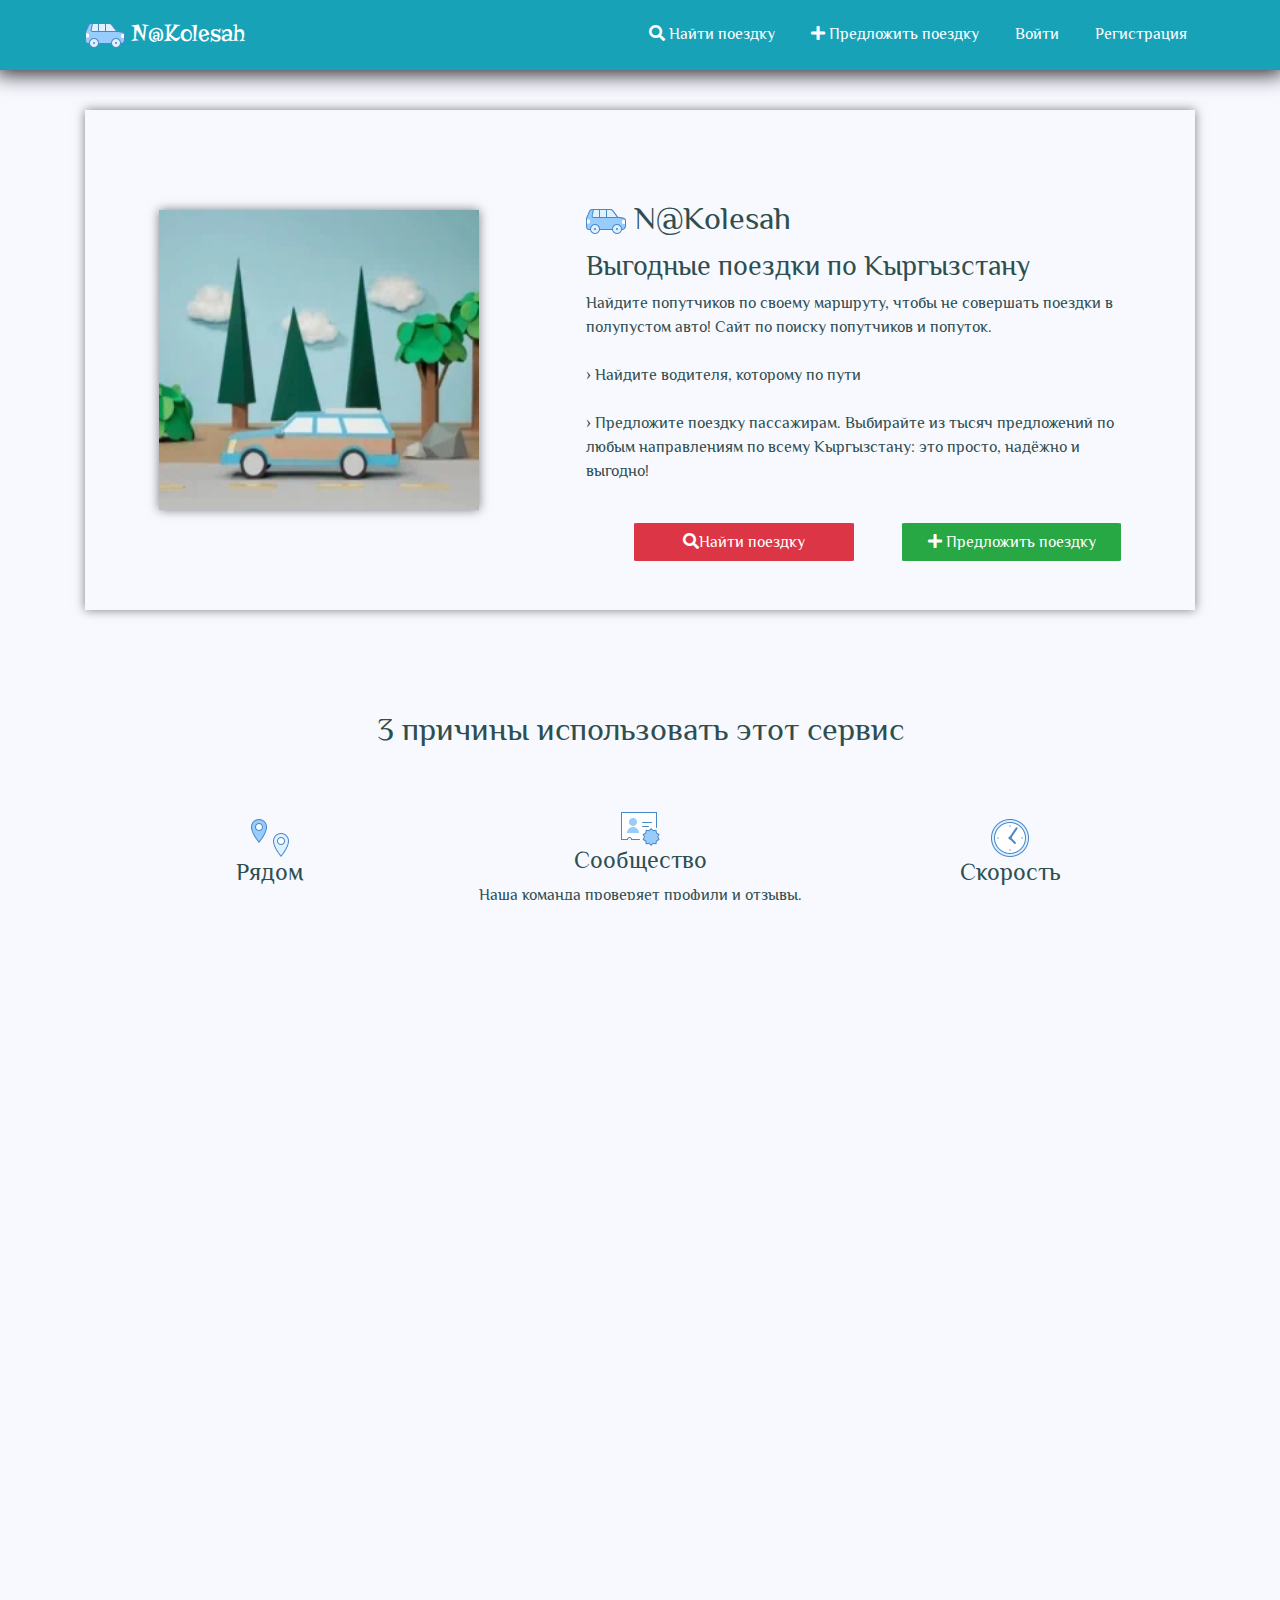
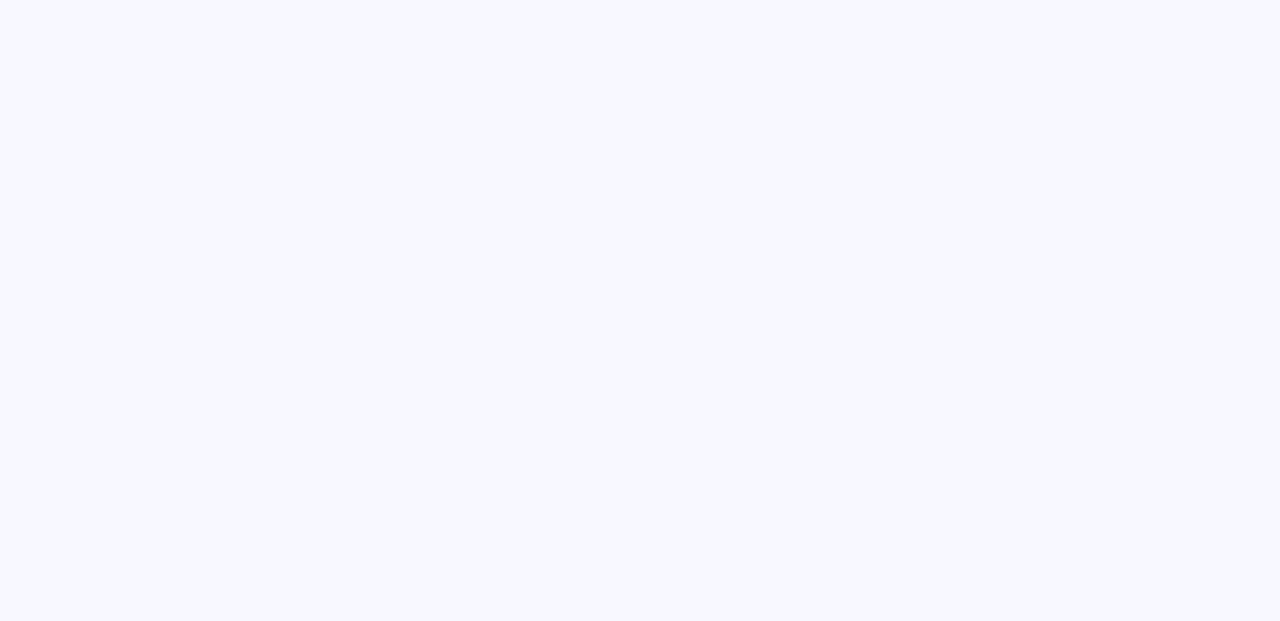
<file: index.html>
<!DOCTYPE html>
<html lang="en">

<head>
  <meta charset="UTF-8">
  <meta name="viewport" content="width=device-width, initial-scale=1.0">
  <meta http-equiv="X-UA-Compatible" content="ie=edge">
  <title>N@Kolesah</title>
  <link rel="icon" href="./img/logo.png">
  <!-- подключение бутстрап --> 
  <link rel="stylesheet" href="https://stackpath.bootstrapcdn.com/bootstrap/4.3.1/css/bootstrap.min.css" integrity="sha384-ggOyR0iXCbMQv3Xipma34MD+dH/1fQ784/j6cY/iJTQUOhcWr7x9JvoRxT2MZw1T" crossorigin="anonymous">
  <!-- подключение анимации  --> 
  <link rel="stylesheet" type="text/css" href="./wow-animation/animate.min.css">      
  <!-- подключение основного стиля --> 
  <link rel="stylesheet" href="./css/style.css">
  <!-- подключение иконок --> 
  <link rel="stylesheet" href="./fontawsome/css/all.min.css">
</head>

<body>
  <header>     
    <nav class="navbar navbar-expand-lg navbar-light"  > 
      <div class="container">
        <a class="navbar-brand" href="index.html"><img src="./icons/car.png" alt=""> N@Kolesah</a>
        <button class="navbar-toggler" type="button" data-toggle="collapse" data-target="#navbarSupportedContent" aria-controls="navbarSupportedContent" aria-expanded="false" aria-label="Toggle navigation">
          <span class="navbar-toggler-icon"></span>
        </button>    
        <div class="collapse navbar-collapse" id="navbarSupportedContent">
          <ul class="navbar-nav ml-auto" >
            <li class="nav-item"><a class="nav-link" href="search.html" style='color: #fff'><i class="fas fa-search"></i> Найти поездку</a></li>
            <li class="nav-item"><a class="nav-link" href="offer.html" style='color: #fff'><i class="fas fa-plus"></i>   Предложить поездку</a></li>
            <li class="nav-item"><a class="nav-link" href="login.html" style='color: #fff'>Войти</a></li>
            <li class="nav-item"><a class="nav-link" href="signin.html" style='color: #fff'>Регистрация</a></li>          
          </ul>        
        </div>  
      </div>            
    </nav>
    <!-- /nav --> 
  </header> 
  <!-- /header --> 
  
  <!-- /.main-slider -->
  
  <div class="banner">
    <div class="container">
      <div class="card-banner wow pulse">
        <div class="cadr-img">
          <img src="./img/1.webp" alt="" style="width: 320px; height: 300px">
        </div>
        <div class="card-text1">
          <h2><img src="./icons/car.png" alt=""> N@Kolesah</h2>
          <h3>Выгодные поездки по Кыргызстану</h3>
          <p>Найдите попутчиков по своему маршруту, чтобы не совершать поездки в полупустом авто! 
            Сайт по поиску попутчиков и попуток.
            <br><br>
            › Найдите водителя, которому по пути
            <br><br>           
            › Предложите поездку пассажирам.
            Выбирайте из тысяч предложений по любым направлениям по всему Кыргызстану: это просто, надёжно и выгодно!</p>
            <br>
            <div class="box-buttons">
              <button class="btn btn-danger ml-5" type="submit" style="background: #dc3545" ><i class="fas fa-search"></i>Найти поездку</button>
              <button class="btn btn-success ml-5" type="submit" style="background: #28a745"><i class="fas fa-plus"></i>   Предложить поездку</button>
            </div>
        </div>

      </div>      
    </div>
  </div>
   <!-- /.banner --> 

  <section class="content-1">
    <div class="container">
      <h2>3 причины использовать этот сервис</h2>
      <div class="reasons-box ">
          <div class="box">
            <img src="./icons/geo1.png" alt="">
            <h4>Рядом</h4>
            <p>Забудьте о том, что надо спешить на маршрутку через весь город. Ловите попутку прямо за углом.</p>
          </div>
        <div class="box">
          <img src="./icons/newcont.png" alt="">
          <h4>Сообщество</h4>
          <p>Наша команда проверяет профили и отзывы. 
            Когда в профиле подтверждено удостоверение личности, вы знаете наверняка, с кем садитесь в машину.
          </p>            
        </div>          
        <div class="box">
          <img src="./icons/time.png" alt="">
          <h4>Скорость</h4>
          <p>За короткое время вы сможете найти попутчиков поблизости. С экономив при этом ваше драгоценное время</p>
        </div>
      </div>
    </div>      
  </section>
   <!-- /.content-1 --> 
  
  <section class="content-2">
    <img src="./img/01.svg" alt="">
  </section>
  <!-- /.content-2 -->


  <section class="content-3">
    <div class="container">
        <h2>Куда угодно. Откуда угодно.</h2>
        <div class="reasons-box">
          <div class="box">
            <h4>Просто</h4>
            <p>Среди тысячи попутчиков вы легко найдете тех, кто рядом и кому с вами по пути.</p>
          </div>
          <div class="box">
              <h4>Без хлопот</h4>
              <p>Добирайтесь до места назначения без пересадок. В поездках с попутчиками не надо беспокоиться об очередях и часах, проведенных в ожидании.</p>
            </div>
          <div class="box">
            <h4>Быстро</h4>
            <p>Введите точный адрес, чтобы увидеть свою идеальную поездку. Выбирайте сами, с кем хотите отправиться в дорогу. И бронируйте!
            </p>            
          </div>           
        </div>
    </div>
      
  </section>
  <!-- /.content-3 --> 
 
   

  <footer class="footer" class="fluid route active">
    <div class="container">
      <section class="top">
        <div class="info">
          <a class="navbar-brand" href="index.html"><img src="./icons/car.png" alt=""> N@Kolesah</a>
          <small>Вызывай машину одной кнопкой! Подвози других и зарабатывай!</small>
          <div class="social"> 
            <a href="#"><img src="./icons/linkedin.png" alt=""></a>
            <a href="#"><img src="./icons/facebook.png" alt=""></a>
            <a href="#"><img src="./icons/insta.png" alt=""></a>
            <a href="#"><img src="./icons/whatsapp.png" alt=""></a>
          </div>

        </div>
        <div class="widjets">
          <ul>
            <li><a href="info.html" class="info-link">Контакты</a></li>
            <li><a href="info.html" class="info-link">Безопасность</a> </li>
            <li><a href="rules.html" class="info-link">Правила пользование</a></li>            
          </ul>
        </div>
        
      </section>
      <section class="bottom">
        <p class="text">Copyright 2019</p>
      </section>
    </div>
  </footer>   
  <!-- /footer -->


  
      

  
  

  <!-- ________________________________________________________________________-->
  

  <!-- подключение wow.js --> 
  <script src="./wow-animation/wow.min.js"></script>
  <script>
    new WOW( ).init( );
  </script> 
  <!-- подключение bootstrap --> 
  <script src="https://code.jquery.com/jquery-3.3.1.slim.min.js" integrity="sha384-q8i/X+965DzO0rT7abK41JStQIAqVgRVzpbzo5smXKp4YfRvH+8abtTE1Pi6jizo" crossorigin="anonymous"></script>
  <script src="https://cdnjs.cloudflare.com/ajax/libs/popper.js/1.14.7/umd/popper.min.js" integrity="sha384-UO2eT0CpHqdSJQ6hJty5KVphtPhzWj9WO1clHTMGa3JDZwrnQq4sF86dIHNDz0W1" crossorigin="anonymous"></script>
  <script src="https://stackpath.bootstrapcdn.com/bootstrap/4.3.1/js/bootstrap.min.js" integrity="sha384-JjSmVgyd0p3pXB1rRibZUAYoIIy6OrQ6VrjIEaFf/nJGzIxFDsf4x0xIM+B07jRM" crossorigin="anonymous"></script>
  <!-- подключение основного скрипта --> 
  <script src="./script/script.js"></script>
</body>

</html>
</file>
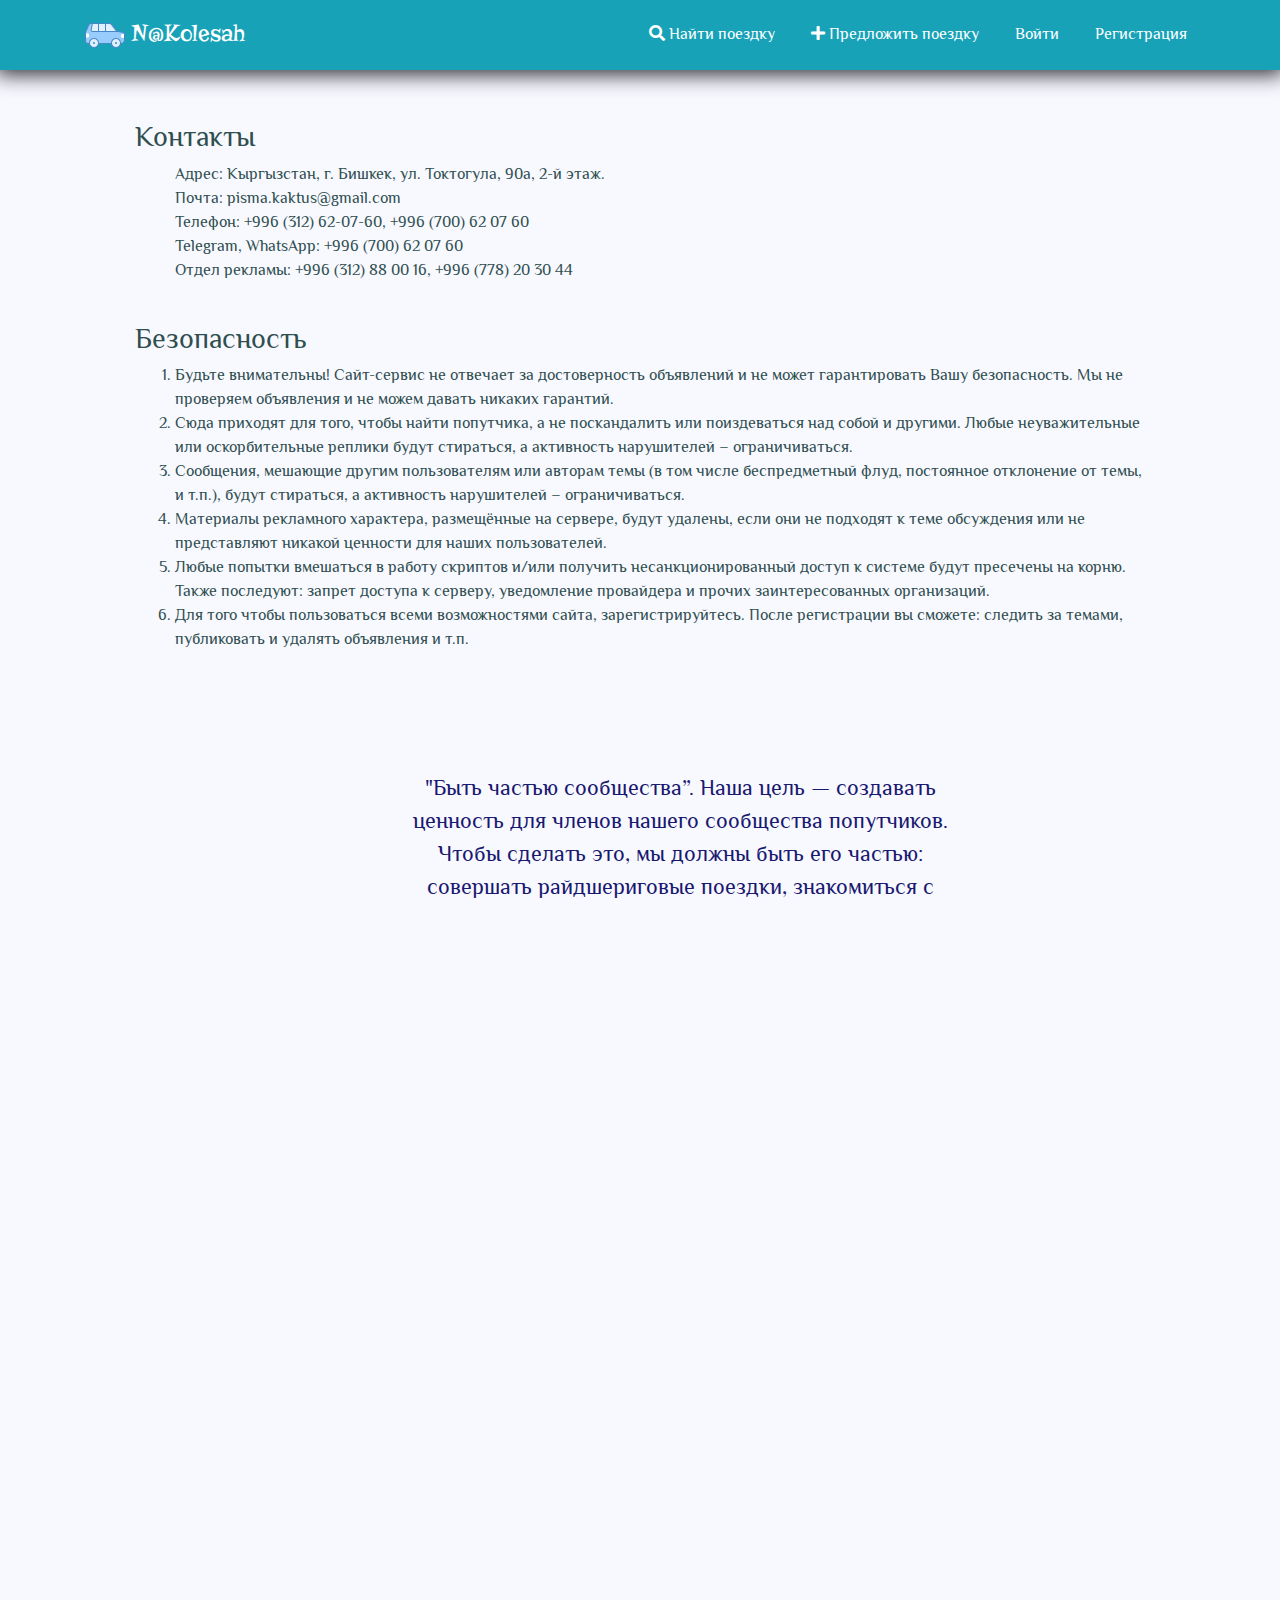
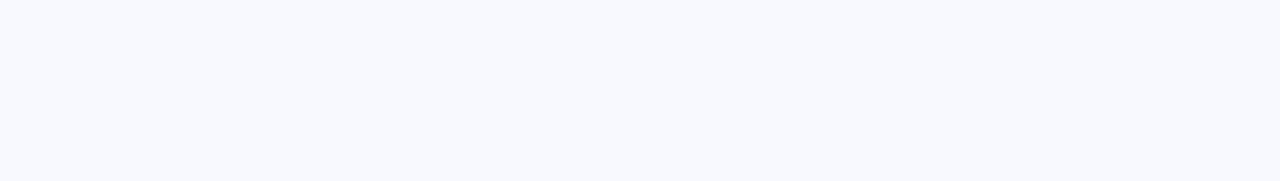
<file: info.html>
<!DOCTYPE html>
<html lang="en">
<head>
  <meta charset="UTF-8">
  <meta name="viewport" content="width=device-width, initial-scale=1.0">
  <meta http-equiv="X-UA-Compatible" content="ie=edge">
  <title>NaKolesah</title>
  <!-- подключение бутстрап --> 
  <link rel="stylesheet" href="https://stackpath.bootstrapcdn.com/bootstrap/4.3.1/css/bootstrap.min.css" integrity="sha384-ggOyR0iXCbMQv3Xipma34MD+dH/1fQ784/j6cY/iJTQUOhcWr7x9JvoRxT2MZw1T" crossorigin="anonymous">
  <!-- подключение анимации  --> 
  <link rel="stylesheet" type="text/css" href="./wow-animation/animate.min.css">      
  <!-- подключение основного стиля --> 
  <link rel="stylesheet" href="./css/style.css">
  <!-- подключение иконок --> 
  <link rel="stylesheet" href="./fontawsome/css/all.min.css">
</head>
<body>
  <header>     
    <nav class="navbar navbar-expand-lg navbar-light"  > 
      <div class="container">
        <a class="navbar-brand" href="index.html"><img src="./icons/car.png" alt=""> N@Kolesah</a>
        <button class="navbar-toggler" type="button" data-toggle="collapse" data-target="#navbarSupportedContent" aria-controls="navbarSupportedContent" aria-expanded="false" aria-label="Toggle navigation">
          <span class="navbar-toggler-icon"></span>
        </button>    
        <div class="collapse navbar-collapse" id="navbarSupportedContent">
          <ul class="navbar-nav ml-auto" >
            <li class="nav-item"><a class="nav-link" href="search.html" style='color: #fff'><i class="fas fa-search"></i> Найти поездку</a></li>
            <li class="nav-item"><a class="nav-link" href="search" style='color: #fff'><i class="fas fa-plus"></i>   Предложить поездку</a></li>
            <li class="nav-item"><a class="nav-link" href="login.html" style='color: #fff'>Войти</a></li>
            <li class="nav-item"><a class="nav-link" href="signin.html" style='color: #fff'>Регистрация</a></li>          
          </ul>        
        </div>  
      </div>            
    </nav>
    <!-- /nav --> 
  </header> 
  <!-- /header --> 


  <section class="content-5">
    <div class="container">
      <div class="contact">
        <h3>Контакты</h3>
        <ul>
          <li>Адрес: Кыргызстан, г. Бишкек, ул. Токтогула, 90а, 2-й этаж.</li>
          <li>Почта: pisma.kaktus@gmail.com</li>
          <li>Телефон: +996 (312) 62-07-60, +996 (700) 62 07 60</li>
          <li>Telegram, WhatsApp: +996 (700) 62 07 60</li>
          <li>Отдел рекламы: +996 (312) 88 00 16, +996 (778) 20 30 44</li>              
        </ul>
      </div>

      <div class="security">
        <h3>Безопасность</h3>
        <ol>
            <li>Будьте внимательны! Сайт-сервис не отвечает за достоверность объявлений и не может гарантировать Вашу безопасность. Мы не проверяем объявления и не можем давать никаких гарантий.</li>
            <li>Сюда приходят для того, чтобы найти попутчика, а не поскандалить или поиздеваться над собой и другими. Любые неуважительные или оскорбительные реплики будут стираться, а активность нарушителей – ограничиваться.</li>
            <li>Сообщения, мешающие другим пользователям или авторам темы (в том числе беспредметный флуд, постоянное отклонение от темы, и т.п.), будут стираться, а активность нарушителей – ограничиваться.</li>
            <li>Материалы рекламного характера, размещённые на сервере, будут удалены, если они не подходят к теме обсуждения или не представляют никакой ценности для наших пользователей.</li>
            <li>Любые попытки вмешаться в работу скриптов и/или получить несанкционированный доступ к системе будут пресечены на корню. Также последуют: запрет доступа к серверу, уведомление провайдера и прочих заинтересованных организаций.</li>
            <li>Для того чтобы пользоваться всеми возможностями сайта, зарегистрируйтесь. После регистрации вы сможете: следить за темами, публиковать и удалять объявления и т.п.</li>
        </ol>          
      </div>

      <div class="phrase">
          <p>"Быть частью сообщества”. Наша цель — создавать ценность для членов нашего сообщества попутчиков. 
          Чтобы сделать это, мы должны быть его частью: совершать райдшериговые поездки, знакомиться с другими людьми, общаться, понимать нужды и потребности путешественников. </p>
      </div>
    

      

      
    </div>
  </section>


  <section class="content-2">
    <img src="./img/01.svg" alt="">
  </section>
  <!-- /.content-2 -->
  

   
  


 
   

  <footer class="footer" class="fluid route active">
    <div class="container">
      <section class="top">
        <div class="info">
          <a class="navbar-brand" href="index.html"><img src="./icons/car.png" alt=""> N@Kolesah</a>
          <small>Вызывай машину одной кнопкой! Подвози других и зарабатывай!</small>
          <div class="social"> 
            <a href="#"><img src="./icons/linkedin.png" alt=""></a>
            <a href="#"><img src="./icons/facebook.png" alt=""></a>
            <a href="#"><img src="./icons/insta.png" alt=""></a>
            <a href="#"><img src="./icons/whatsapp.png" alt=""></a>
          </div>

        </div>
        <div class="widjets">
          <ul>
            <li><a href="info.html" class="info-link">Контакты</a></li>
            <li><a href="info.html" class="info-link">Безопасность</a> </li>
            <li><a href="rules.html" class="info-link">Правила пользование</a></li>            
          </ul>
        </div>
        
      </section>
      <section class="bottom">
        <p class="text">Copyright 2019</p>
      </section>
    </div>
  </footer>   
  <!-- /footer -->



  
  
    

  
  <!-- подключение wow.js --> 
  <script src="./wow-animation/wow.min.js"></script>
  <script>
    new WOW( ).init( );
  </script> 
  <!-- подключение bootstrap --> 
  <script src="https://code.jquery.com/jquery-3.3.1.slim.min.js" integrity="sha384-q8i/X+965DzO0rT7abK41JStQIAqVgRVzpbzo5smXKp4YfRvH+8abtTE1Pi6jizo" crossorigin="anonymous"></script>
  <script src="https://cdnjs.cloudflare.com/ajax/libs/popper.js/1.14.7/umd/popper.min.js" integrity="sha384-UO2eT0CpHqdSJQ6hJty5KVphtPhzWj9WO1clHTMGa3JDZwrnQq4sF86dIHNDz0W1" crossorigin="anonymous"></script>
  <script src="https://stackpath.bootstrapcdn.com/bootstrap/4.3.1/js/bootstrap.min.js" integrity="sha384-JjSmVgyd0p3pXB1rRibZUAYoIIy6OrQ6VrjIEaFf/nJGzIxFDsf4x0xIM+B07jRM" crossorigin="anonymous"></script>
  <!-- подключение основного скрипта --> 
  <script src="./script/script.js"></script>
  
</body>
</html>
</file>
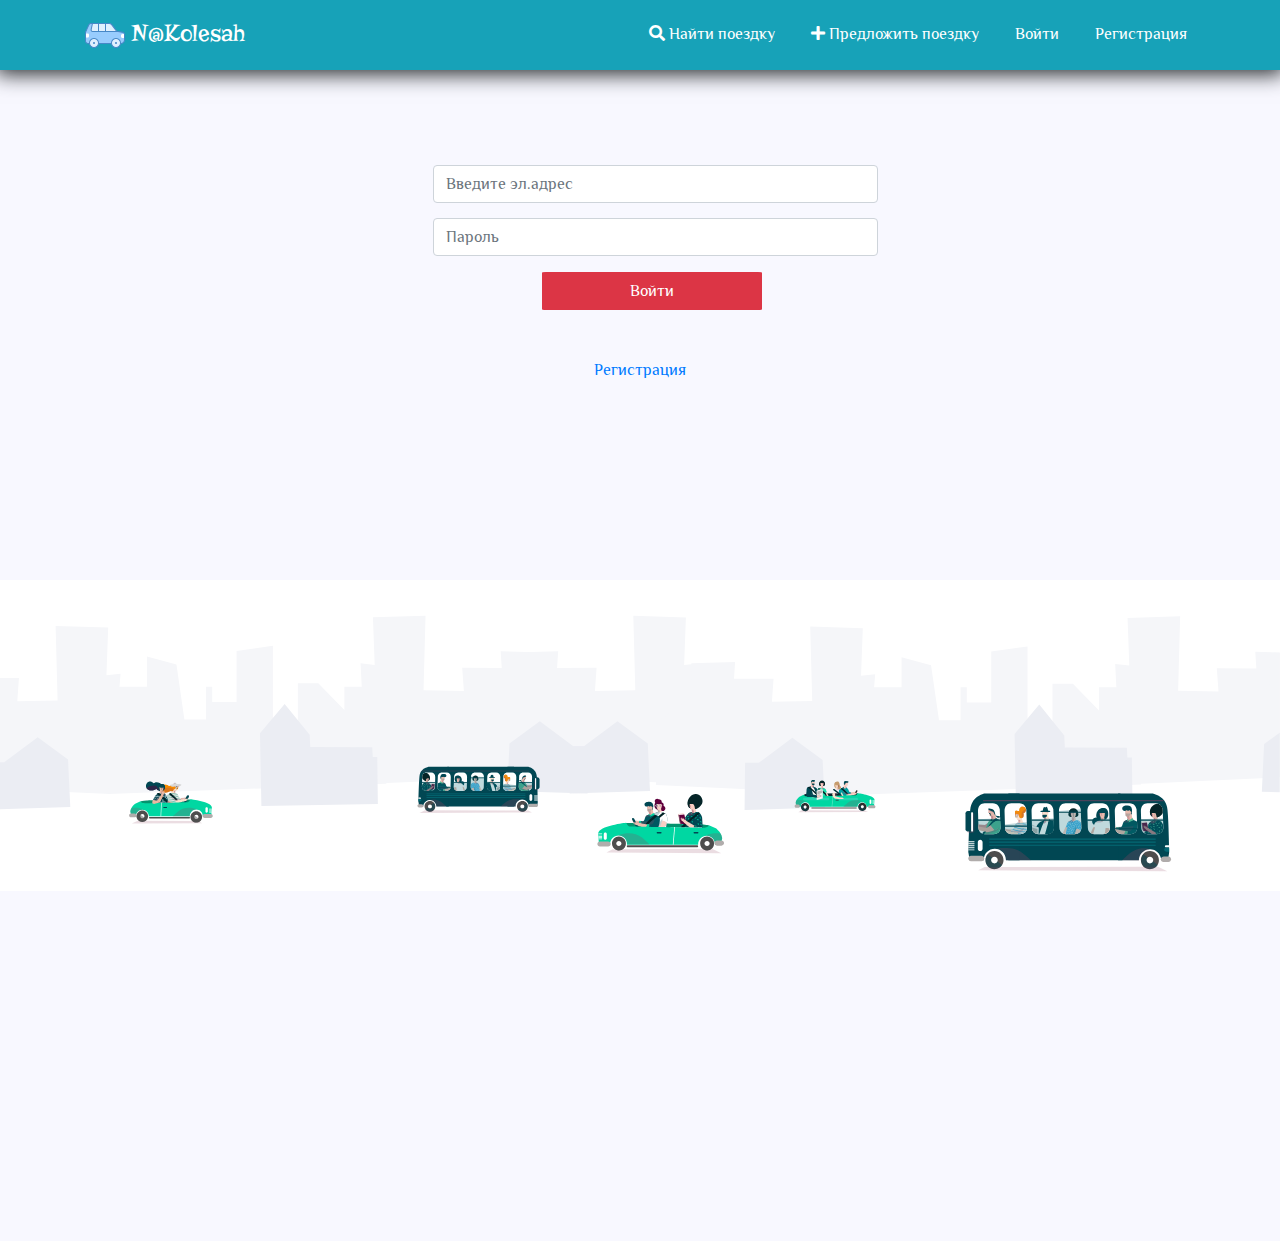
<file: login.html>
<!DOCTYPE html>
<html lang="en">
<head>
  <meta charset="UTF-8">
  <meta name="viewport" content="width=device-width, initial-scale=1.0">
  <meta http-equiv="X-UA-Compatible" content="ie=edge">
  <title>NaKolesah</title>
  <!-- подключение бутстрап --> 
  <link rel="stylesheet" href="https://stackpath.bootstrapcdn.com/bootstrap/4.3.1/css/bootstrap.min.css" integrity="sha384-ggOyR0iXCbMQv3Xipma34MD+dH/1fQ784/j6cY/iJTQUOhcWr7x9JvoRxT2MZw1T" crossorigin="anonymous">
  <!-- подключение анимации  --> 
  <link rel="stylesheet" type="text/css" href="./wow-animation/animate.min.css">      
  <!-- подключение основного стиля --> 
  <link rel="stylesheet" href="./css/style.css">
  <!-- подключение иконок --> 
  <link rel="stylesheet" href="./fontawsome/css/all.min.css">
</head>
<body>
  <header>     
    <nav class="navbar navbar-expand-lg navbar-light"  > 
      <div class="container">
        <a class="navbar-brand" href="index.html"><img src="./icons/car.png" alt=""> N@Kolesah</a>
        <button class="navbar-toggler" type="button" data-toggle="collapse" data-target="#navbarSupportedContent" aria-controls="navbarSupportedContent" aria-expanded="false" aria-label="Toggle navigation">
          <span class="navbar-toggler-icon"></span>
        </button>    
        <div class="collapse navbar-collapse" id="navbarSupportedContent">
          <ul class="navbar-nav ml-auto" >
            <li class="nav-item"><a class="nav-link" href="search.html" style='color: #fff'><i class="fas fa-search"></i> Найти поездку</a></li>
            <li class="nav-item"><a class="nav-link" href="offer.html" style='color: #fff'><i class="fas fa-plus"></i>   Предложить поездку</a></li>
            <li class="nav-item"><a class="nav-link" href="login.html" style='color: #fff'>Войти</a></li>
            <li class="nav-item"><a class="nav-link" href="signin.html" style='color: #fff'>Регистрация</a></li>          
          </ul>        
        </div>  
      </div>            
    </nav>
    <!-- /nav --> 
  </header> 
  <!-- /header --> 
  
  

  <section class="content-8">
    <div class="container">
      <form class='form text-center'  method='post'>          
        <div class="form-group col-lg-6 mx-auto b-block">
          <input name="qstart" class="form-control  justify-content: center" type="email" placeholder="Введите эл.адрес" >
          <input name="qstart" class="form-control  justify-content: center" type="password" placeholder="Пароль" >                            
        </div>        
        <button class="btn btn-danger ml-4" type="submit" style="background: #dc3545">Войти</button>
      </form>
      <a class='d-block mx-auto text-center my-5' href="signin.html">Регистрация</a>
        
    </div>      
  </section>
   <!-- /.content-8 --> 
  
  <section class="content-2">
    <img src="./img/01.svg" alt="">
  </section>
  <!-- /.content-2 -->

 
   

  <footer class="footer" class="fluid route active">
    <div class="container">
      <section class="top">
        <div class="info">
          <a class="navbar-brand" href="index.html"><img src="./icons/car.png" alt=""> N@Kolesah</a>
          <small>Вызывай машину одной кнопкой! Подвози других и зарабатывай!</small>
          <div class="social"> 
            <a href="#"><img src="./icons/linkedin.png" alt=""></a>
            <a href="#"><img src="./icons/facebook.png" alt=""></a>
            <a href="#"><img src="./icons/insta.png" alt=""></a>
            <a href="#"><img src="./icons/whatsapp.png" alt=""></a>
          </div>

        </div>
        <div class="widjets">
          <ul>
            <li><a href="info.html" class="info-link">Контакты</a></li>
            <li><a href="info.html" class="info-link">Безопасность</a> </li>
            <li><a href="rules.html" class="info-link">Правила пользование</a></li>            
          </ul>
        </div>
        
      </section>
      <section class="bottom">
        <p class="text">Copyright 2019</p>
      </section>
    </div>
  </footer>   
  <!-- /footer -->



  
  
    

  


  
  
  










  <!-- подключение wow.js --> 
  <script src="./wow-animation/wow.min.js"></script>
  <script>
    new WOW( ).init( );
  </script> 
  <!-- подключение bootstrap --> 
  <script src="https://code.jquery.com/jquery-3.3.1.slim.min.js" integrity="sha384-q8i/X+965DzO0rT7abK41JStQIAqVgRVzpbzo5smXKp4YfRvH+8abtTE1Pi6jizo" crossorigin="anonymous"></script>
  <script src="https://cdnjs.cloudflare.com/ajax/libs/popper.js/1.14.7/umd/popper.min.js" integrity="sha384-UO2eT0CpHqdSJQ6hJty5KVphtPhzWj9WO1clHTMGa3JDZwrnQq4sF86dIHNDz0W1" crossorigin="anonymous"></script>
  <script src="https://stackpath.bootstrapcdn.com/bootstrap/4.3.1/js/bootstrap.min.js" integrity="sha384-JjSmVgyd0p3pXB1rRibZUAYoIIy6OrQ6VrjIEaFf/nJGzIxFDsf4x0xIM+B07jRM" crossorigin="anonymous"></script>
  <!-- подключение основного скрипта --> 
  <script src="./script/script.js"></script>
  
</body>
</html>
</file>
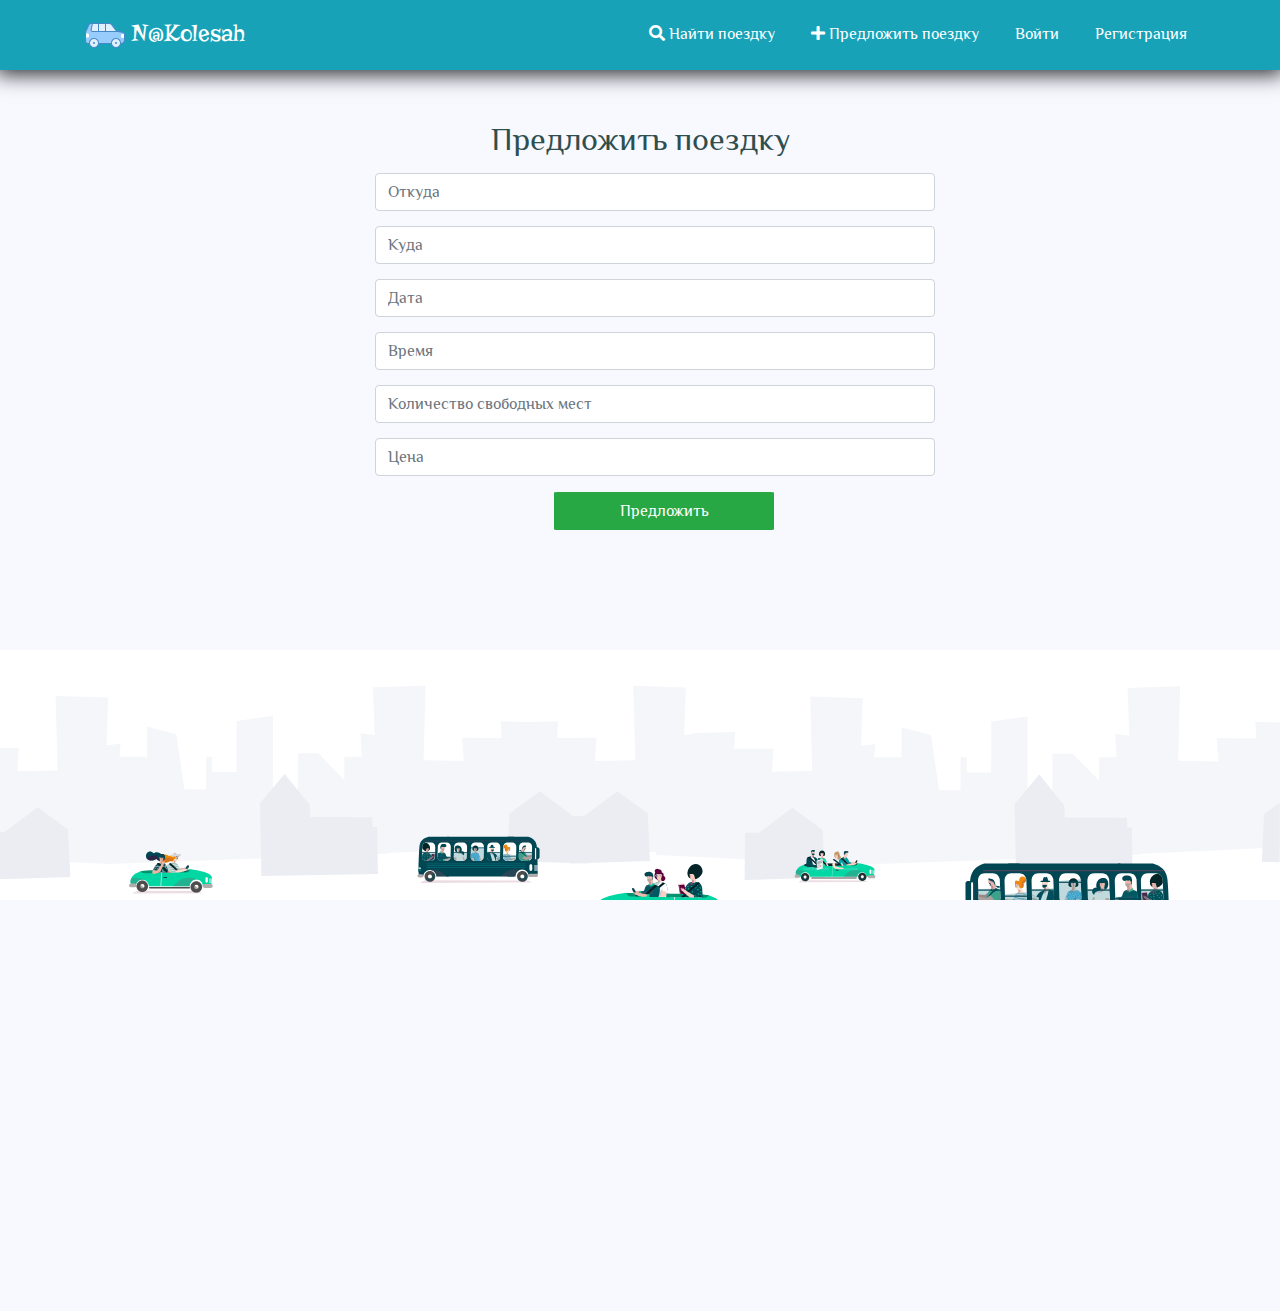
<file: offer.html>
<!DOCTYPE html>
<html lang="en">
<head>
  <meta charset="UTF-8">
  <meta name="viewport" content="width=device-width, initial-scale=1.0">
  <meta http-equiv="X-UA-Compatible" content="ie=edge">
  <title>NaKolesah</title>
  <!-- подключение бутстрап --> 
  <link rel="stylesheet" href="https://stackpath.bootstrapcdn.com/bootstrap/4.3.1/css/bootstrap.min.css" integrity="sha384-ggOyR0iXCbMQv3Xipma34MD+dH/1fQ784/j6cY/iJTQUOhcWr7x9JvoRxT2MZw1T" crossorigin="anonymous">
  <!-- подключение анимации  --> 
  <link rel="stylesheet" type="text/css" href="./wow-animation/animate.min.css">      
  <!-- подключение основного стиля --> 
  <link rel="stylesheet" href="./css/style.css">
  <!-- подключение иконок --> 
  <link rel="stylesheet" href="./fontawsome/css/all.min.css">
</head>
<body>
  <header>     
    <nav class="navbar navbar-expand-lg navbar-light"  > 
      <div class="container">
        <a class="navbar-brand" href="index.html"><img src="./icons/car.png" alt=""> N@Kolesah</a>
        <button class="navbar-toggler" type="button" data-toggle="collapse" data-target="#navbarSupportedContent" aria-controls="navbarSupportedContent" aria-expanded="false" aria-label="Toggle navigation">
          <span class="navbar-toggler-icon"></span>
        </button>    
        <div class="collapse navbar-collapse" id="navbarSupportedContent">
          <ul class="navbar-nav ml-auto" >
            <li class="nav-item"><a class="nav-link" href="search.html" style='color: #fff'><i class="fas fa-search"></i> Найти поездку</a></li>
            <li class="nav-item"><a class="nav-link" href="offer.html" style='color: #fff'><i class="fas fa-plus"></i>   Предложить поездку</a></li>
            <li class="nav-item"><a class="nav-link" href="login.html" style='color: #fff'>Войти</a></li>
            <li class="nav-item"><a class="nav-link" href="signin.html" style='color: #fff'>Регистрация</a></li>          
          </ul>        
        </div>  
      </div>            
    </nav>
    <!-- /nav --> 
  </header> 
  <!-- /header --> 
  
   <section class="content-7">
    <div class="container">
        <h2>Предложить поездку</h2>  
        <form class='form text-center'  method='post'>          
          <div class="form-group col-lg-7 mx-auto b-block">
            <input name="qstart" class="form-control  justify-content: center" type="search" placeholder="Откуда" >
            <input name="qstart" class="form-control  justify-content: center" type="search" placeholder="Куда" >
            <input name="qstart" class="form-control  justify-content: center" type="search" placeholder="Дата" >
            <input name="qstart" class="form-control  justify-content: center" type="search" placeholder="Время" >
            <input name="qstart" class="form-control  justify-content: center" type="search" placeholder="Количество свободных мест" >
            <input name="qstart" class="form-control  justify-content: center" type="search" placeholder="Цена" >              
          </div>        
          <button class="btn btn-success ml-5" type="submit" style="background:#28a745">Предложить</button>
        </form>
      
    </div>      
  </section>
   <!-- /.content-7 --> 
  
  <section class="content-2">
    <img src="./img/01.svg" alt="">
  </section>
  <!-- /.content-2 -->


   
 
   

  <footer class="footer" class="fluid route active">
    <div class="container">
      <section class="top">
        <div class="info">
          <a class="navbar-brand" href="index.html"><img src="./icons/car.png" alt=""> N@Kolesah</a>
          <small>Вызывай машину одной кнопкой! Подвози других и зарабатывай!</small>
          <div class="social"> 
            <a href="#"><img src="./icons/linkedin.png" alt=""></a>
            <a href="#"><img src="./icons/facebook.png" alt=""></a>
            <a href="#"><img src="./icons/insta.png" alt=""></a>
            <a href="#"><img src="./icons/whatsapp.png" alt=""></a>
          </div>

        </div>
        <div class="widjets">
          <ul>
            <li><a href="info.html" class="info-link">Контакты</a></li>
            <li><a href="info.html" class="info-link">Безопасность</a> </li>
            <li><a href="rules.html" class="info-link">Правила пользование</a></li>            
          </ul>
        </div>
        
      </section>
      <section class="bottom">
        <p class="text">Copyright 2019</p>
      </section>
    </div>
  </footer>   
  <!-- /footer -->



  
  
    

  


  
  
  










  <!-- подключение wow.js --> 
  <script src="./wow-animation/wow.min.js"></script>
  <script>
    new WOW( ).init( );
  </script> 
  <!-- подключение bootstrap --> 
  <script src="https://code.jquery.com/jquery-3.3.1.slim.min.js" integrity="sha384-q8i/X+965DzO0rT7abK41JStQIAqVgRVzpbzo5smXKp4YfRvH+8abtTE1Pi6jizo" crossorigin="anonymous"></script>
  <script src="https://cdnjs.cloudflare.com/ajax/libs/popper.js/1.14.7/umd/popper.min.js" integrity="sha384-UO2eT0CpHqdSJQ6hJty5KVphtPhzWj9WO1clHTMGa3JDZwrnQq4sF86dIHNDz0W1" crossorigin="anonymous"></script>
  <script src="https://stackpath.bootstrapcdn.com/bootstrap/4.3.1/js/bootstrap.min.js" integrity="sha384-JjSmVgyd0p3pXB1rRibZUAYoIIy6OrQ6VrjIEaFf/nJGzIxFDsf4x0xIM+B07jRM" crossorigin="anonymous"></script>
  <!-- подключение основного скрипта --> 
  <script src="./script/script.js"></script>
  
</body>
</html>
</file>
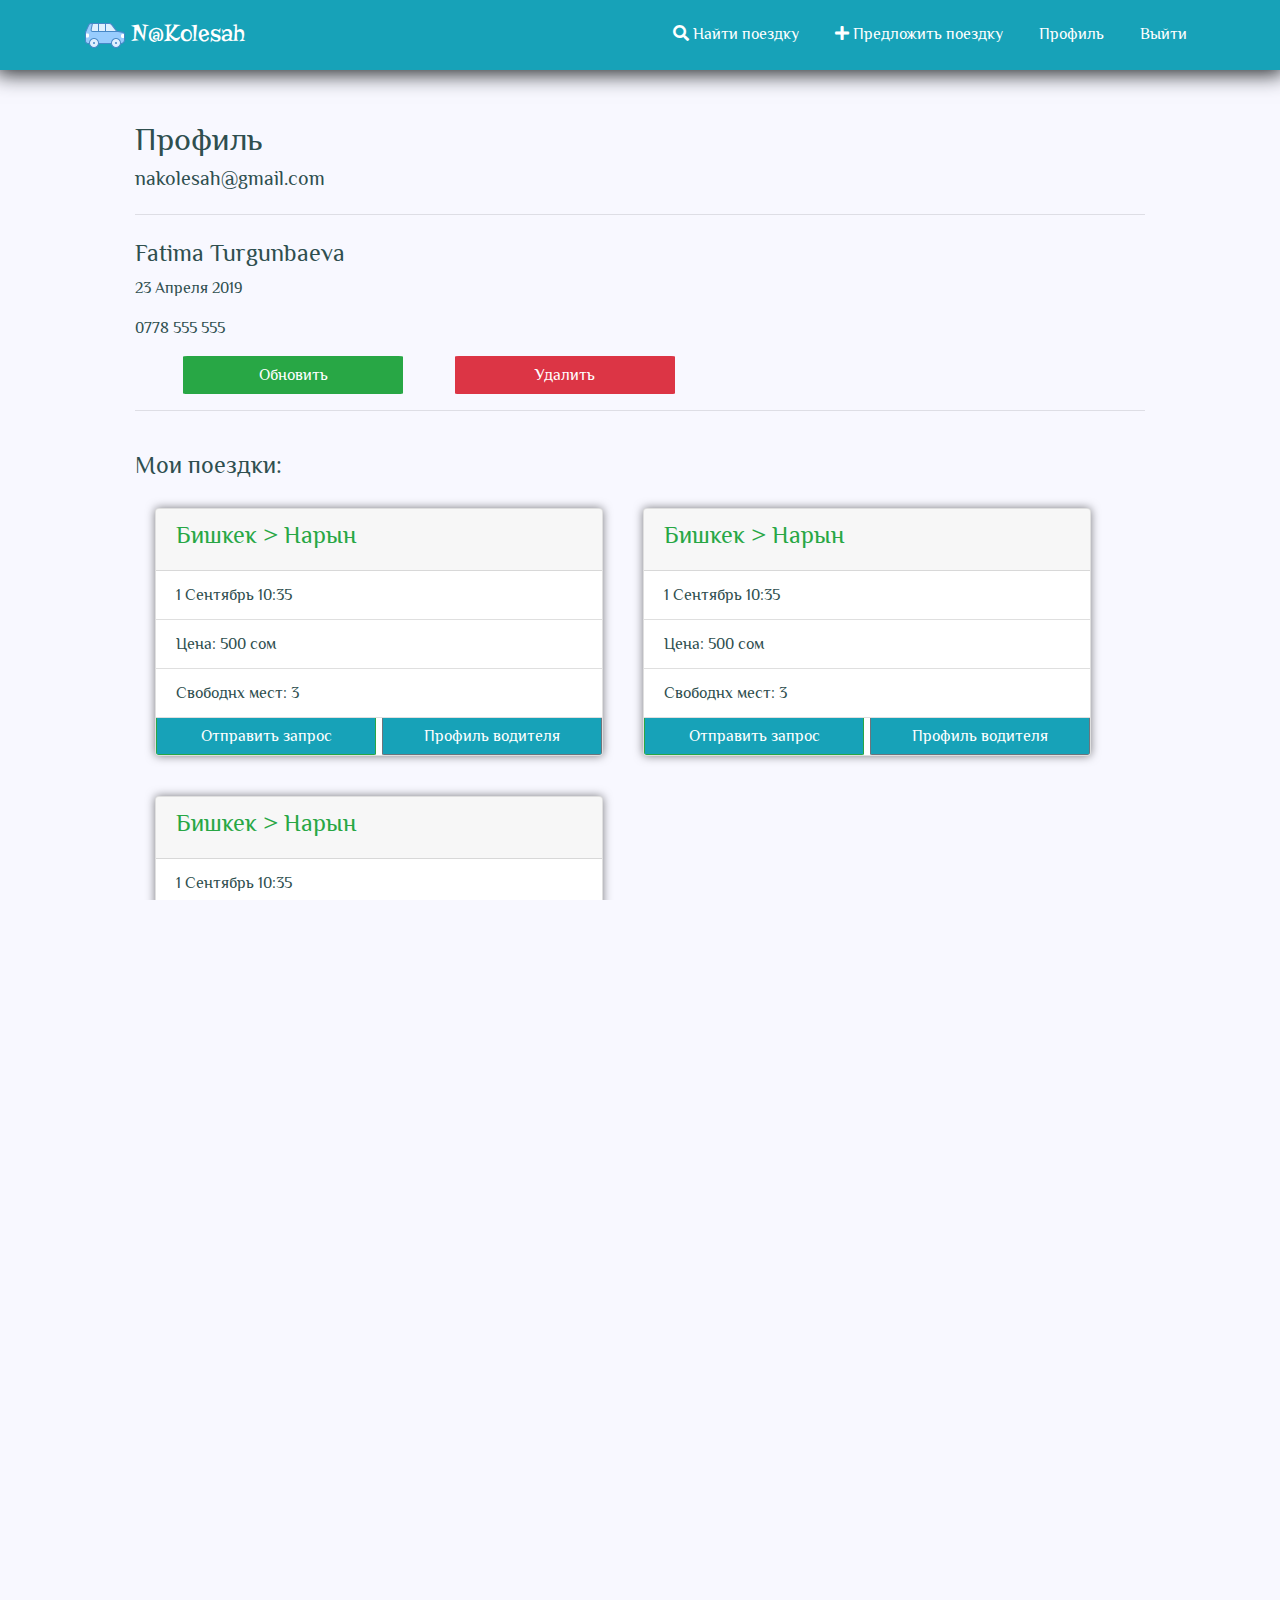
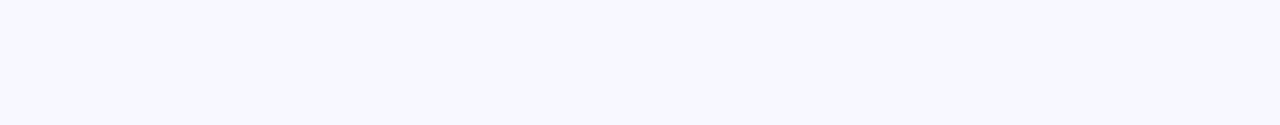
<file: profile.html>
<!DOCTYPE html>
<html lang="en">
<head>
  <meta charset="UTF-8">
  <meta name="viewport" content="width=device-width, initial-scale=1.0">
  <meta http-equiv="X-UA-Compatible" content="ie=edge">
  <title>NaKolesah</title>
  <!-- подключение бутстрап --> 
  <link rel="stylesheet" href="https://stackpath.bootstrapcdn.com/bootstrap/4.3.1/css/bootstrap.min.css" integrity="sha384-ggOyR0iXCbMQv3Xipma34MD+dH/1fQ784/j6cY/iJTQUOhcWr7x9JvoRxT2MZw1T" crossorigin="anonymous">
  <!-- подключение анимации  --> 
  <link rel="stylesheet" type="text/css" href="./wow-animation/animate.min.css">      
  <!-- подключение основного стиля --> 
  <link rel="stylesheet" href="./css/style.css">
  <!-- подключение иконок --> 
  <link rel="stylesheet" href="./fontawsome/css/all.min.css">
</head>
<body>
  <header>     
    <nav class="navbar navbar-expand-lg navbar-light"  > 
      <div class="container">
        <a class="navbar-brand" href="index.html"><img src="./icons/car.png" alt=""> N@Kolesah</a>
        <button class="navbar-toggler" type="button" data-toggle="collapse" data-target="#navbarSupportedContent" aria-controls="navbarSupportedContent" aria-expanded="false" aria-label="Toggle navigation">
          <span class="navbar-toggler-icon"></span>
        </button>    
        <div class="collapse navbar-collapse" id="navbarSupportedContent">
          <ul class="navbar-nav ml-auto" >
            <li class="nav-item"><a class="nav-link" href="search.html" style='color: #fff'><i class="fas fa-search"></i> Найти поездку</a></li>
            <li class="nav-item"><a class="nav-link" href="offer.html" style='color: #fff'><i class="fas fa-plus"></i>   Предложить поездку</a></li>
            <li class="nav-item"><a class="nav-link" href="profile.html" style='color: #fff'>Профиль</a></li>
            <li class="nav-item"><a class="nav-link" href="#" style='color: #fff'>Выйти</a></li>          
          </ul>        
        </div>  
      </div>            
    </nav>
    <!-- /nav --> 
  </header> 
  <!-- /header --> 
  
  

  <section class="content-11">
    <div class="container">
      <h2>Профиль</h2>
      <div class="jumbotron1">
        <h5>nakolesah@gmail.com</h5>
        <hr class="my-4">
        <h4>Fatima Turgunbaeva</h4>
        <p>23 Апреля 2019</p>
        <p>0778 555 555</p>
        <button class="btn  ml-5" type="submit" style="background: #28a745">Обновить</button>
        <button class="btn btn-danger ml-5" type="submit" style="background: #dc3545">Удалить</button>
      </div>
      <hr><br>
      <h4>Мои поездки:</h4>
      <div class="card" style="width: 28rem;">
        <div class="card-header " style="display: flex">
          <h4>Бишкек > Нарын</h4>
        </div>
        <ul class="list-group list-group-flush">
          <li class="list-group-item">1 Сентябрь 10:35</li>
          <li class="list-group-item">Цена: 500 сом</li>
          <li class="list-group-item">Свободнх мест: 3</li>
        </ul>
        <div style="display: flex; justify-content:space-between">
          <a href="#" class="btn btn-success">Отправить запрос</a>
          <a href="#" class="btn btn-secondary">Профиль водителя</a>
        </div>
      </div>
      <div class="card" style="width: 28rem;">
          <div class="card-header " style="display: flex">
            <h4>Бишкек > Нарын</h4>
          </div>
          <ul class="list-group list-group-flush">
            <li class="list-group-item">1 Сентябрь 10:35</li>
            <li class="list-group-item">Цена: 500 сом</li>
            <li class="list-group-item">Свободнх мест: 3</li>
          </ul>
          <div style="display: flex; justify-content:space-between">
            <a href="#" class="btn btn-success">Отправить запрос</a>
            <a href="#" class="btn btn-secondary">Профиль водителя</a>
          </div>
        </div>
        <div class="card" style="width: 28rem;">
            <div class="card-header " style="display: flex">
              <h4>Бишкек > Нарын</h4>
            </div>
            <ul class="list-group list-group-flush">
              <li class="list-group-item">1 Сентябрь 10:35</li>
              <li class="list-group-item">Цена: 500 сом</li>
              <li class="list-group-item">Свободнх мест: 3</li>
            </ul>
            <div style="display: flex; justify-content:space-between">
              <a href="#" class="btn btn-success">Отправить запрос</a>
              <a href="#" class="btn btn-secondary">Профиль водителя</a>
            </div>
          </div>
    
      
      
      
    </div>      
  </section>
   <!-- /.content-11 --> 
  
  <section class="content-2">
    <img src="./img/01.svg" alt="">
  </section>
  <!-- /.content-2 -->


  
 
   

  <footer class="footer" class="fluid route active">
    <div class="container">
      <section class="top">
        <div class="info">
          <a class="navbar-brand" href="index.html"><img src="./icons/car.png" alt=""> N@Kolesah</a>
          <small>Вызывай машину одной кнопкой! Подвози других и зарабатывай!</small>
          <div class="social"> 
            <a href="#"><img src="./icons/linkedin.png" alt=""></a>
            <a href="#"><img src="./icons/facebook.png" alt=""></a>
            <a href="#"><img src="./icons/insta.png" alt=""></a>
            <a href="#"><img src="./icons/whatsapp.png" alt=""></a>
          </div>

        </div>
        <div class="widjets">
          <ul>
            <li><a href="info.html" class="info-link">Контакты</a></li>
            <li><a href="info.html" class="info-link">Безопасность</a> </li>
            <li><a href="rules.html" class="info-link">Правила пользование</a></li>            
          </ul>
        </div>
        
      </section>
      <section class="bottom">
        <p class="text">Copyright 2019</p>
      </section>
    </div>
  </footer>   
  <!-- /footer -->



  
  
    

  


  
  
  










  <!-- подключение wow.js --> 
  <script src="./wow-animation/wow.min.js"></script>
  <script>
    new WOW( ).init( );
  </script> 
  <!-- подключение bootstrap --> 
  <script src="https://code.jquery.com/jquery-3.3.1.slim.min.js" integrity="sha384-q8i/X+965DzO0rT7abK41JStQIAqVgRVzpbzo5smXKp4YfRvH+8abtTE1Pi6jizo" crossorigin="anonymous"></script>
  <script src="https://cdnjs.cloudflare.com/ajax/libs/popper.js/1.14.7/umd/popper.min.js" integrity="sha384-UO2eT0CpHqdSJQ6hJty5KVphtPhzWj9WO1clHTMGa3JDZwrnQq4sF86dIHNDz0W1" crossorigin="anonymous"></script>
  <script src="https://stackpath.bootstrapcdn.com/bootstrap/4.3.1/js/bootstrap.min.js" integrity="sha384-JjSmVgyd0p3pXB1rRibZUAYoIIy6OrQ6VrjIEaFf/nJGzIxFDsf4x0xIM+B07jRM" crossorigin="anonymous"></script>
  <!-- подключение основного скрипта --> 
  <script src="./script/script.js"></script>
  
</body>
</html>
</file>
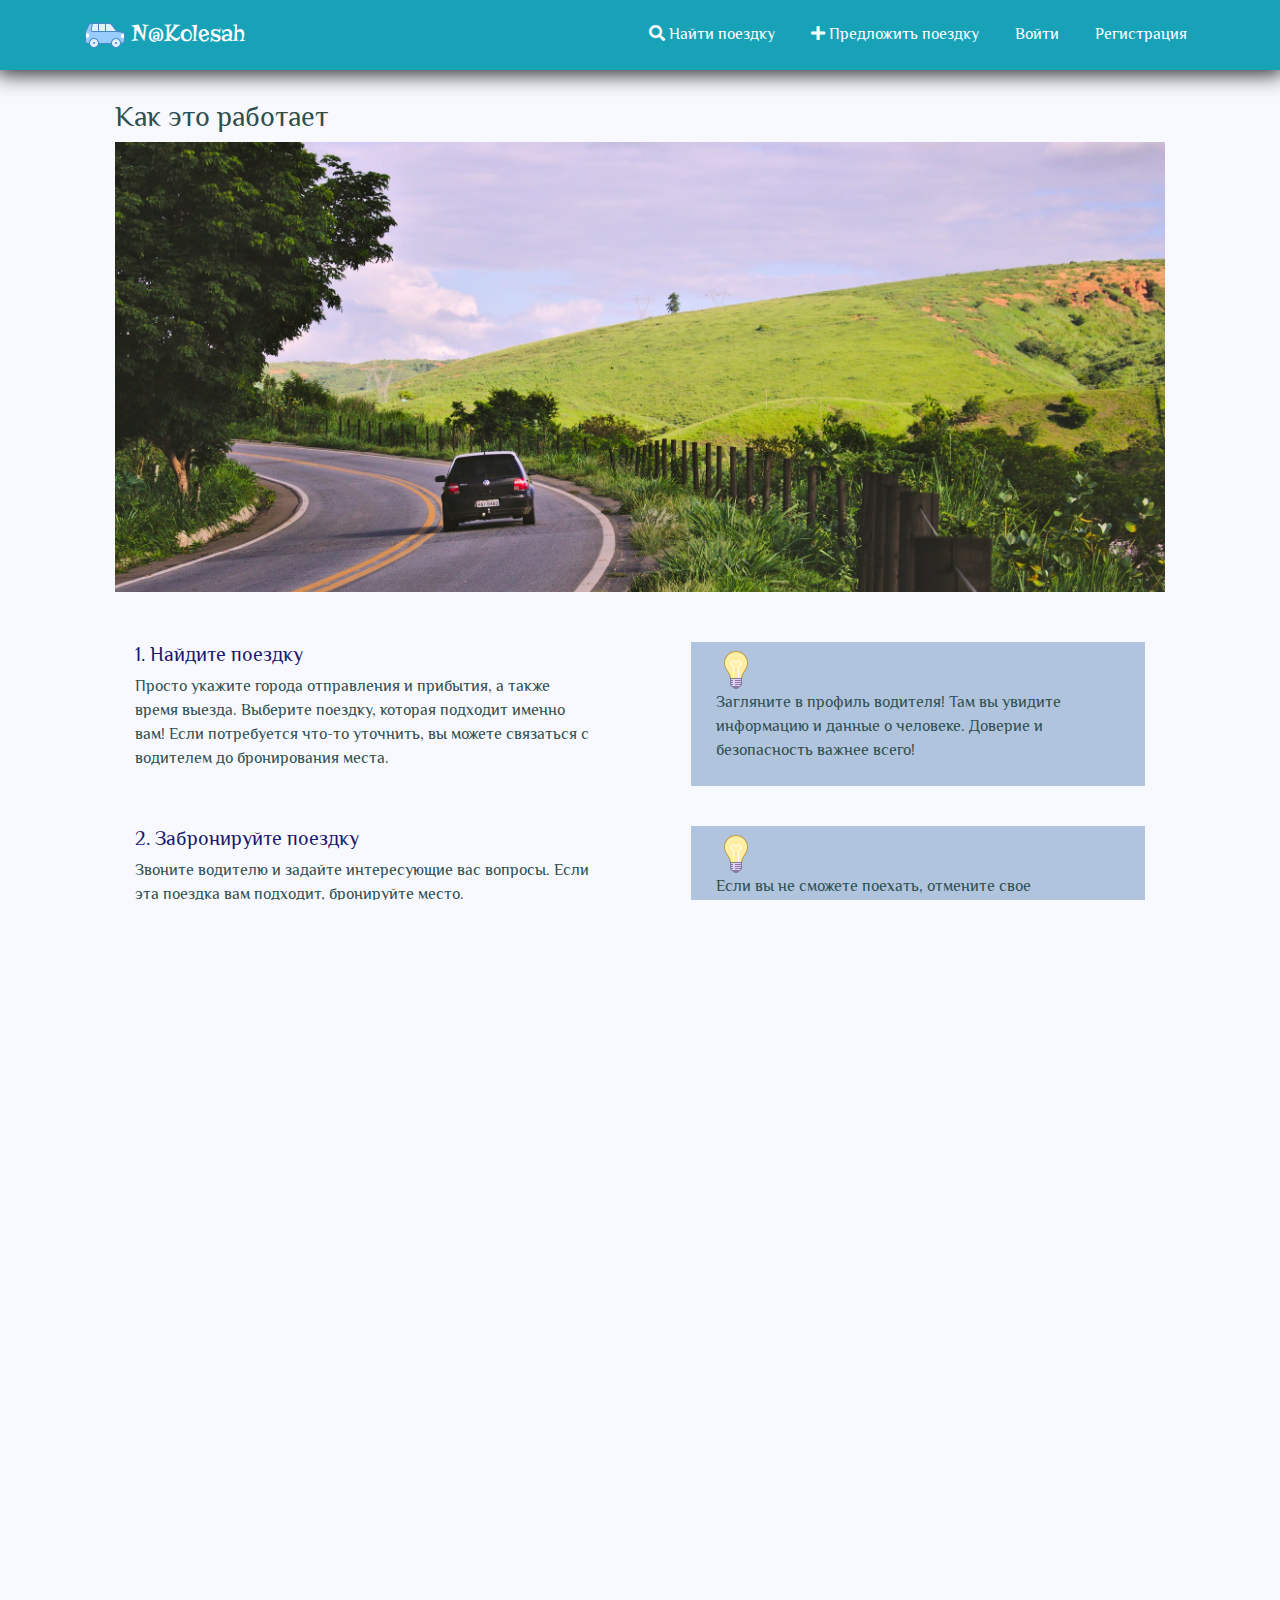
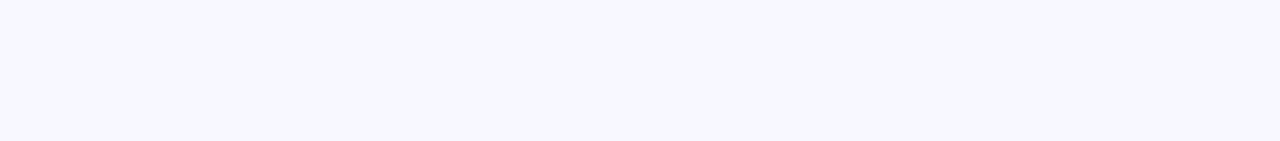
<file: rules.html>
<!DOCTYPE html>
<html lang="en">
<head>
  <meta charset="UTF-8">
  <meta name="viewport" content="width=device-width, initial-scale=1.0">
  <meta http-equiv="X-UA-Compatible" content="ie=edge">
  <title>NaKolesah</title>
  <!-- подключение бутстрап --> 
  <link rel="stylesheet" href="https://stackpath.bootstrapcdn.com/bootstrap/4.3.1/css/bootstrap.min.css" integrity="sha384-ggOyR0iXCbMQv3Xipma34MD+dH/1fQ784/j6cY/iJTQUOhcWr7x9JvoRxT2MZw1T" crossorigin="anonymous">
  <!-- подключение анимации  --> 
  <link rel="stylesheet" type="text/css" href="./wow-animation/animate.min.css">      
  <!-- подключение основного стиля --> 
  <link rel="stylesheet" href="./css/style.css">
  <!-- подключение иконок --> 
  <link rel="stylesheet" href="./fontawsome/css/all.min.css">
</head>
<body>
  <header>     
    <nav class="navbar navbar-expand-lg navbar-light"  > 
      <div class="container">
        <a class="navbar-brand" href="index.html"><img src="./icons/car.png" alt=""> N@Kolesah</a>
        <button class="navbar-toggler" type="button" data-toggle="collapse" data-target="#navbarSupportedContent" aria-controls="navbarSupportedContent" aria-expanded="false" aria-label="Toggle navigation">
          <span class="navbar-toggler-icon"></span>
        </button>    
        <div class="collapse navbar-collapse" id="navbarSupportedContent">
          <ul class="navbar-nav ml-auto" >
            <li class="nav-item"><a class="nav-link" href="search.html" style='color: #fff'><i class="fas fa-search"></i> Найти поездку</a></li>
            <li class="nav-item"><a class="nav-link" href="#" style='color: #fff'><i class="fas fa-plus"></i>   Предложить поездку</a></li>
            <li class="nav-item"><a class="nav-link" href="#" style='color: #fff'>Войти</a></li>
            <li class="nav-item"><a class="nav-link" href="#" style='color: #fff'>Регистрация</a></li>          
          </ul>        
        </div>  
      </div>            
    </nav>
    <!-- /nav --> 
  </header> 
  <!-- /header --> 


  <section class="content-4">
    <div class="container">
      <h3>Как это работает</h3>
      <div class="picture wow zoomIn"></div>
      <div class="big-box">
        <div class="block">
          <div class="item-1">
            <h5>1. Найдите поездку</h5>
            <p> Просто укажите города отправления и прибытия, а также время выезда. Выберите поездку, которая подходит именно вам!
                Если потребуется что-то уточнить, вы можете связаться с водителем до бронирования места.
            </p>
          </div>
          <div class="item-2">
            <img src="./icons/idea.png" alt="" >
            <p>
              Загляните в профиль водителя! Там вы увидите информацию и данные о человеке. Доверие и безопасность важнее всего!
            </p>
          </div>
        </div>
        <div class="block">
          <div class="item-1">
            <h5>2. Забронируйте поездку</h5>
            <p>Звоните водителю и задайте интересующие вас вопросы. Если эта поездка вам подходит, бронируйте место.
            </p>
          </div>
          <div class="item-2">
            <img src="./icons/idea.png" alt="" class="wow flash" >
            <p>
              Если вы не сможете поехать, отмените свое бронирование заранее и предупредите водителя.
            </p>

          </div>
        </div>
        <div class="block">
          <div class="item-1">
            <h5> 3. Путешествуйте вместе</h5>
            <p> Приятной поездки! Выбирайте из списков предложений по любым направлениям по всему Кыргызстану: это просто, надёжно и выгодно
            </p>
          </div>
          <div class="item-2">
            <img src="./icons/idea.png" alt="" >
            <p>
              Найдите водителя, которому по пути или предложите свою поездку 
                
            </p>
          </div>
        </div>
    </div>

      

      
    </div>
  </section>


  <section class="content-2">
    <img src="./img/01.svg" alt="">
  </section>
  <!-- /.content-2 -->
  

   
  


 
   

  <footer class="footer" class="fluid route active">
    <div class="container">
      <section class="top">
        <div class="info">
          <a class="navbar-brand" href="index.html"><img src="./icons/car.png" alt=""> N@Kolesah</a>
          <small>Вызывай машину одной кнопкой! Подвози других и зарабатывай!</small>
          <div class="social"> 
            <a href="#"><img src="./icons/linkedin.png" alt=""></a>
            <a href="#"><img src="./icons/facebook.png" alt=""></a>
            <a href="#"><img src="./icons/insta.png" alt=""></a>
            <a href="#"><img src="./icons/whatsapp.png" alt=""></a>
          </div>

        </div>
        <div class="widjets">
          <ul>
            <li><a href="info.html" class="info-link">Контакты</a></li>
            <li><a href="info.html" class="info-link">Безопасность</a> </li>
            <li><a href="rules.html" class="info-link">Правила пользование</a></li>            
          </ul>
        </div>
        
      </section>
      <section class="bottom">
        <p class="text">Copyright 2019</p>
      </section>
    </div>
  </footer>   
  <!-- /footer -->



  
  
    

  


  
  
  










  <!-- подключение wow.js --> 
  <script src="./wow-animation/wow.min.js"></script>
  <script>
    new WOW( ).init( );
  </script> 
  <!-- подключение bootstrap --> 
  <script src="https://code.jquery.com/jquery-3.3.1.slim.min.js" integrity="sha384-q8i/X+965DzO0rT7abK41JStQIAqVgRVzpbzo5smXKp4YfRvH+8abtTE1Pi6jizo" crossorigin="anonymous"></script>
  <script src="https://cdnjs.cloudflare.com/ajax/libs/popper.js/1.14.7/umd/popper.min.js" integrity="sha384-UO2eT0CpHqdSJQ6hJty5KVphtPhzWj9WO1clHTMGa3JDZwrnQq4sF86dIHNDz0W1" crossorigin="anonymous"></script>
  <script src="https://stackpath.bootstrapcdn.com/bootstrap/4.3.1/js/bootstrap.min.js" integrity="sha384-JjSmVgyd0p3pXB1rRibZUAYoIIy6OrQ6VrjIEaFf/nJGzIxFDsf4x0xIM+B07jRM" crossorigin="anonymous"></script>
  <!-- подключение основного скрипта --> 
  <script src="./script/script.js"></script>
  
</body>
</html>
</file>
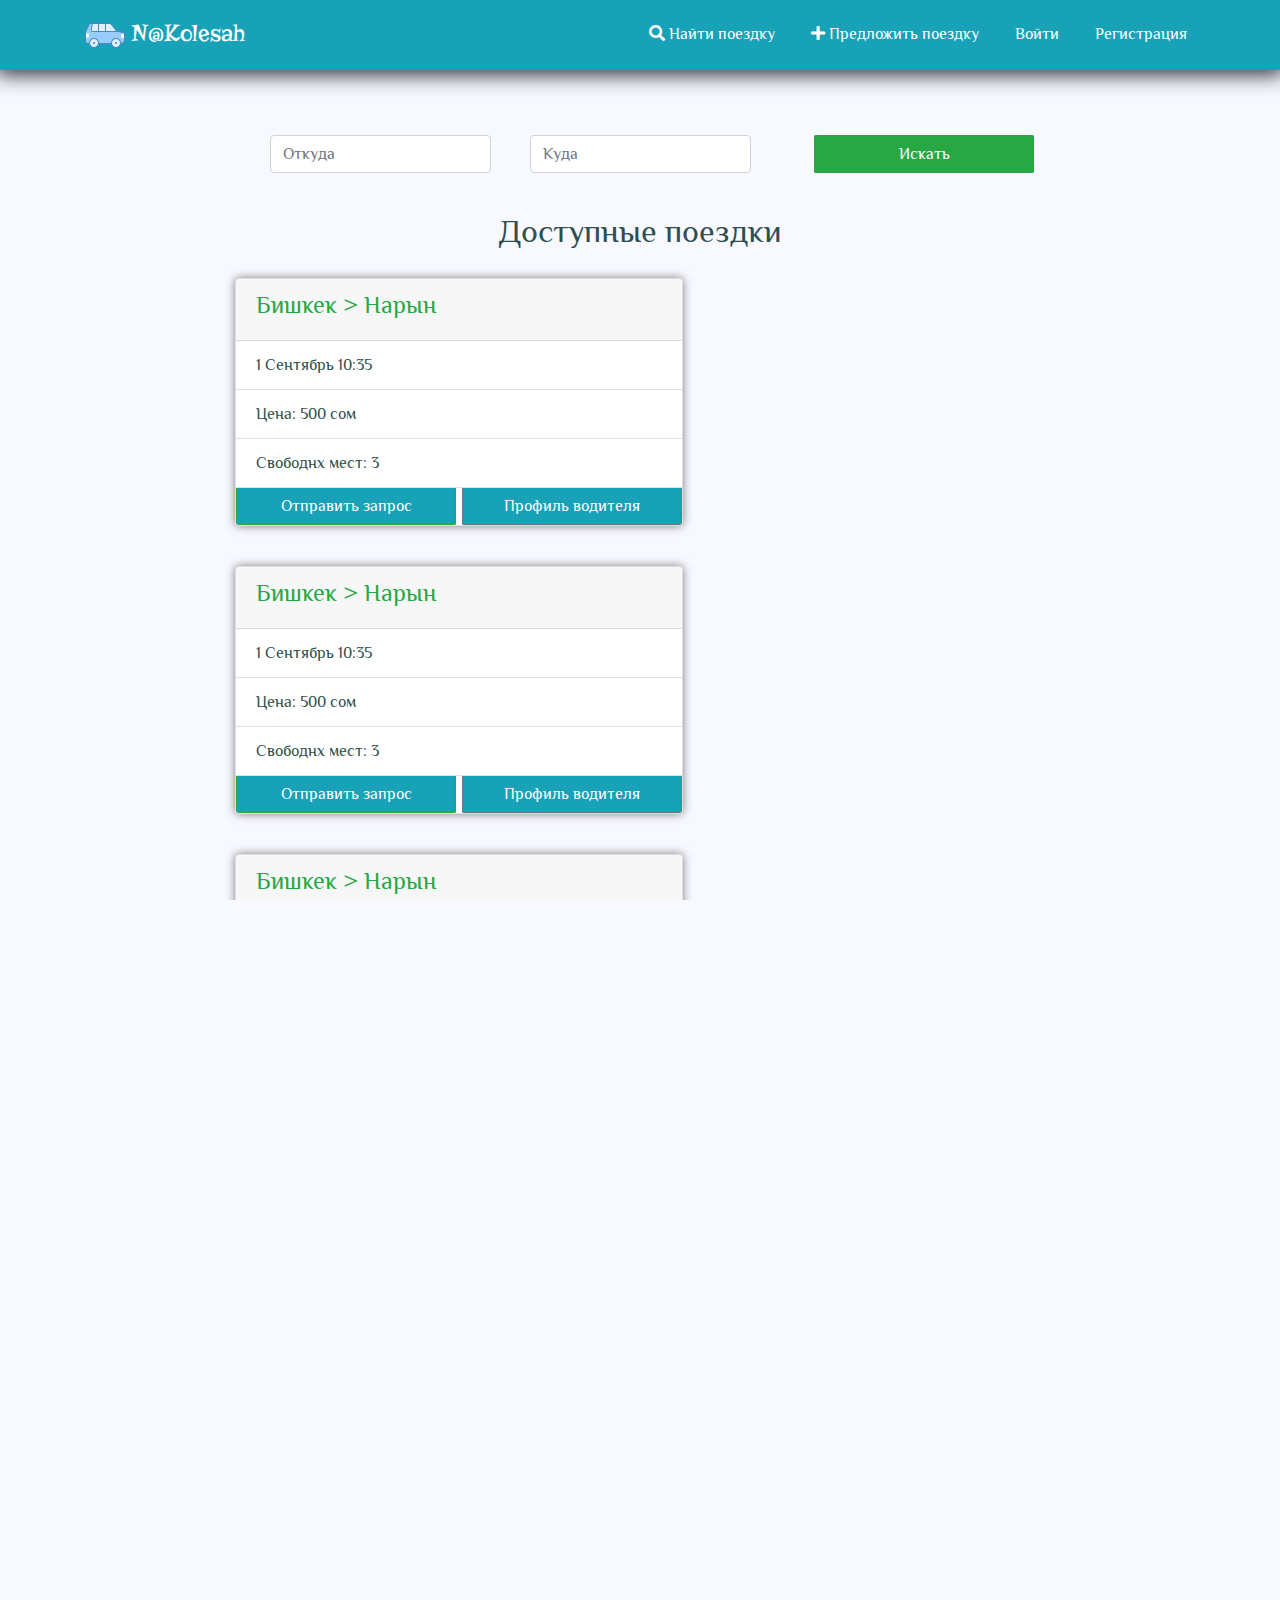
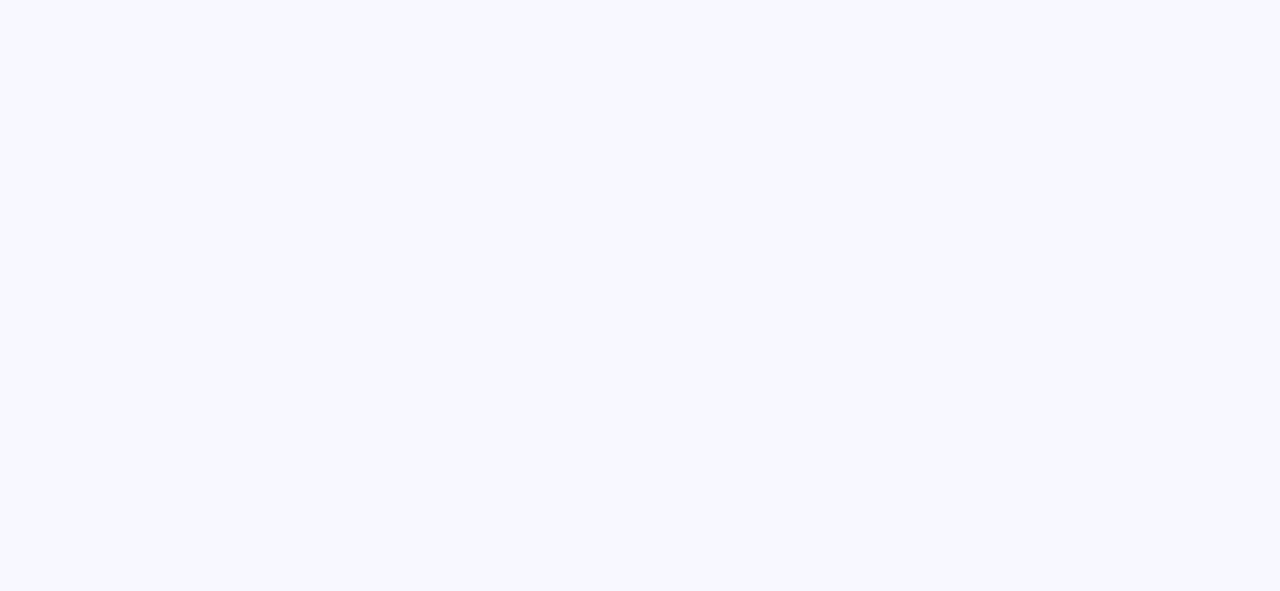
<file: search.html>
<!DOCTYPE html>
<html lang="en">
<head>
  <meta charset="UTF-8">
  <meta name="viewport" content="width=device-width, initial-scale=1.0">
  <meta http-equiv="X-UA-Compatible" content="ie=edge">
  <title>NaKolesah</title>
  <!-- подключение бутстрап --> 
  <link rel="stylesheet" href="https://stackpath.bootstrapcdn.com/bootstrap/4.3.1/css/bootstrap.min.css" integrity="sha384-ggOyR0iXCbMQv3Xipma34MD+dH/1fQ784/j6cY/iJTQUOhcWr7x9JvoRxT2MZw1T" crossorigin="anonymous">
  <!-- подключение анимации  --> 
  <link rel="stylesheet" type="text/css" href="./wow-animation/animate.min.css">      
  <!-- подключение основного стиля --> 
  <link rel="stylesheet" href="./css/style.css">
  <!-- подключение иконок --> 
  <link rel="stylesheet" href="./fontawsome/css/all.min.css">
</head>
<body>
  <header>     
    <nav class="navbar navbar-expand-lg navbar-light"  > 
      <div class="container">
        <a class="navbar-brand" href="index.html"><img src="./icons/car.png" alt=""> N@Kolesah</a>
        <button class="navbar-toggler" type="button" data-toggle="collapse" data-target="#navbarSupportedContent" aria-controls="navbarSupportedContent" aria-expanded="false" aria-label="Toggle navigation">
          <span class="navbar-toggler-icon"></span>
        </button>    
        <div class="collapse navbar-collapse" id="navbarSupportedContent">
          <ul class="navbar-nav ml-auto" >
            <li class="nav-item"><a class="nav-link" href="search.html" style='color: #fff'><i class="fas fa-search"></i> Найти поездку</a></li>
            <li class="nav-item"><a class="nav-link" href="offer.html" style='color: #fff'><i class="fas fa-plus"></i>   Предложить поездку</a></li>
            <li class="nav-item"><a class="nav-link" href="login.html" style='color: #fff'>Войти</a></li>
            <li class="nav-item"><a class="nav-link" href="signin.html" style='color: #fff'>Регистрация</a></li>          
          </ul>        
        </div>  
      </div>            
    </nav>
    <!-- /nav --> 
  </header> 
  <!-- /header --> 


  <section class="content-6">
    <div class="container">      
      <div class="myBox">
        <form class="form-inline mx-auto b-block" method="get" >
          <input name="qstart" class="form-control  ml-4" type="search" placeholder="Откуда">           
          <input name="qend" class="form-control  ml-4" type="search" placeholder="Куда">
          <button class="btn btn-success ml-5" type="submit" style="background: #28a745">Искать</button>
        </form> 
        <br>
        <h2>Доступные поездки</h2>      
            
        <div class="myBox-card">
          <div class="card" style="width: 28rem;">
            <div class="card-header " style="display: flex">
              <h4>Бишкек > Нарын</h4>
            </div>
            <ul class="list-group list-group-flush">
              <li class="list-group-item">1 Сентябрь 10:35</li>
              <li class="list-group-item">Цена: 500 сом</li>
              <li class="list-group-item">Свободнх мест: 3</li>
            </ul>
            <div style="display: flex; justify-content:space-between">
              <a href="#" class="btn btn-success">Отправить запрос</a>
              <a href="#" class="btn btn-secondary">Профиль водителя</a>
            </div>
          </div>   
          <div class="card" style="width: 28rem;">
            <div class="card-header " style="display: flex">
              <h4>Бишкек > Нарын</h4>
            </div>
            <ul class="list-group list-group-flush">
              <li class="list-group-item">1 Сентябрь 10:35</li>
              <li class="list-group-item">Цена: 500 сом</li>
              <li class="list-group-item">Свободнх мест: 3</li>
            </ul>
            <div style="display: flex; justify-content:space-between">
              <a href="#" class="btn btn-success">Отправить запрос</a>
              <a href="#" class="btn btn-secondary">Профиль водителя</a>
            </div>                   
        
          </div>
          <div class="card" style="width: 28rem;">
            <div class="card-header " style="display: flex">
              <h4>Бишкек > Нарын</h4>
            </div>
            <ul class="list-group list-group-flush">
              <li class="list-group-item">1 Сентябрь 10:35</li>
              <li class="list-group-item">Цена: 500 сом</li>
              <li class="list-group-item">Свободнх мест: 3</li>
            </ul>
            <div style="display: flex; justify-content:space-between">
              <a href="#" class="btn btn-success">Отправить запрос</a>
              <a href="#" class="btn btn-secondary">Профиль водителя</a>
            </div>
          </div>   
          <div class="card" style="width: 28rem;">
            <div class="card-header " style="display: flex">
              <h4>Бишкек > Нарын</h4>
            </div>
            <ul class="list-group list-group-flush">
              <li class="list-group-item">1 Сентябрь 10:35</li>
              <li class="list-group-item">Цена: 500 сом</li>
              <li class="list-group-item">Свободнх мест: 3</li>
            </ul>
            <div style="display: flex; justify-content:space-between">
              <a href="#" class="btn btn-success">Отправить запрос</a>
              <a href="#" class="btn btn-secondary">Профиль водителя</a>
            </div>              
          </div>
        </div>
      </div>
    </div>
  </section>


  <section class="content-2">
    <img src="./img/01.svg" alt="">
  </section>
  <!-- /.content-2 -->
  

   
  


 
   

  <footer class="footer" class="fluid route active">
    <div class="container">
      <section class="top">
        <div class="info">
          <a class="navbar-brand" href="index.html"><img src="./icons/car.png" alt=""> N@Kolesah</a>
          <small>Вызывай машину одной кнопкой! Подвози других и зарабатывай!</small>
          <div class="social"> 
            <a href="#"><img src="./icons/linkedin.png" alt=""></a>
            <a href="#"><img src="./icons/facebook.png" alt=""></a>
            <a href="#"><img src="./icons/insta.png" alt=""></a>
            <a href="#"><img src="./icons/whatsapp.png" alt=""></a>
          </div>

        </div>
        <div class="widjets">
          <ul>
            <li><a href="info.html" class="info-link">Контакты</a></li>
            <li><a href="info.html" class="info-link">О нас</a> </li>
            <li><a href="rules.html" class="info-link">Правила пользование</a></li>            
          </ul>
        </div>
        
      </section>
      <section class="bottom">
        <p class="text">Copyright 2019</p>
      </section>
    </div>
  </footer>   
  <!-- /footer -->



  
  
    

  


  
  
  










  <!-- подключение wow.js --> 
  <script src="./wow-animation/wow.min.js"></script>
  <script>
    new WOW( ).init( );
  </script> 
  <!-- подключение bootstrap --> 
  <script src="https://code.jquery.com/jquery-3.3.1.slim.min.js" integrity="sha384-q8i/X+965DzO0rT7abK41JStQIAqVgRVzpbzo5smXKp4YfRvH+8abtTE1Pi6jizo" crossorigin="anonymous"></script>
  <script src="https://cdnjs.cloudflare.com/ajax/libs/popper.js/1.14.7/umd/popper.min.js" integrity="sha384-UO2eT0CpHqdSJQ6hJty5KVphtPhzWj9WO1clHTMGa3JDZwrnQq4sF86dIHNDz0W1" crossorigin="anonymous"></script>
  <script src="https://stackpath.bootstrapcdn.com/bootstrap/4.3.1/js/bootstrap.min.js" integrity="sha384-JjSmVgyd0p3pXB1rRibZUAYoIIy6OrQ6VrjIEaFf/nJGzIxFDsf4x0xIM+B07jRM" crossorigin="anonymous"></script>
  <!-- подключение основного скрипта --> 
  <script src="./script/script.js"></script>
  
</body>
</html>
</file>
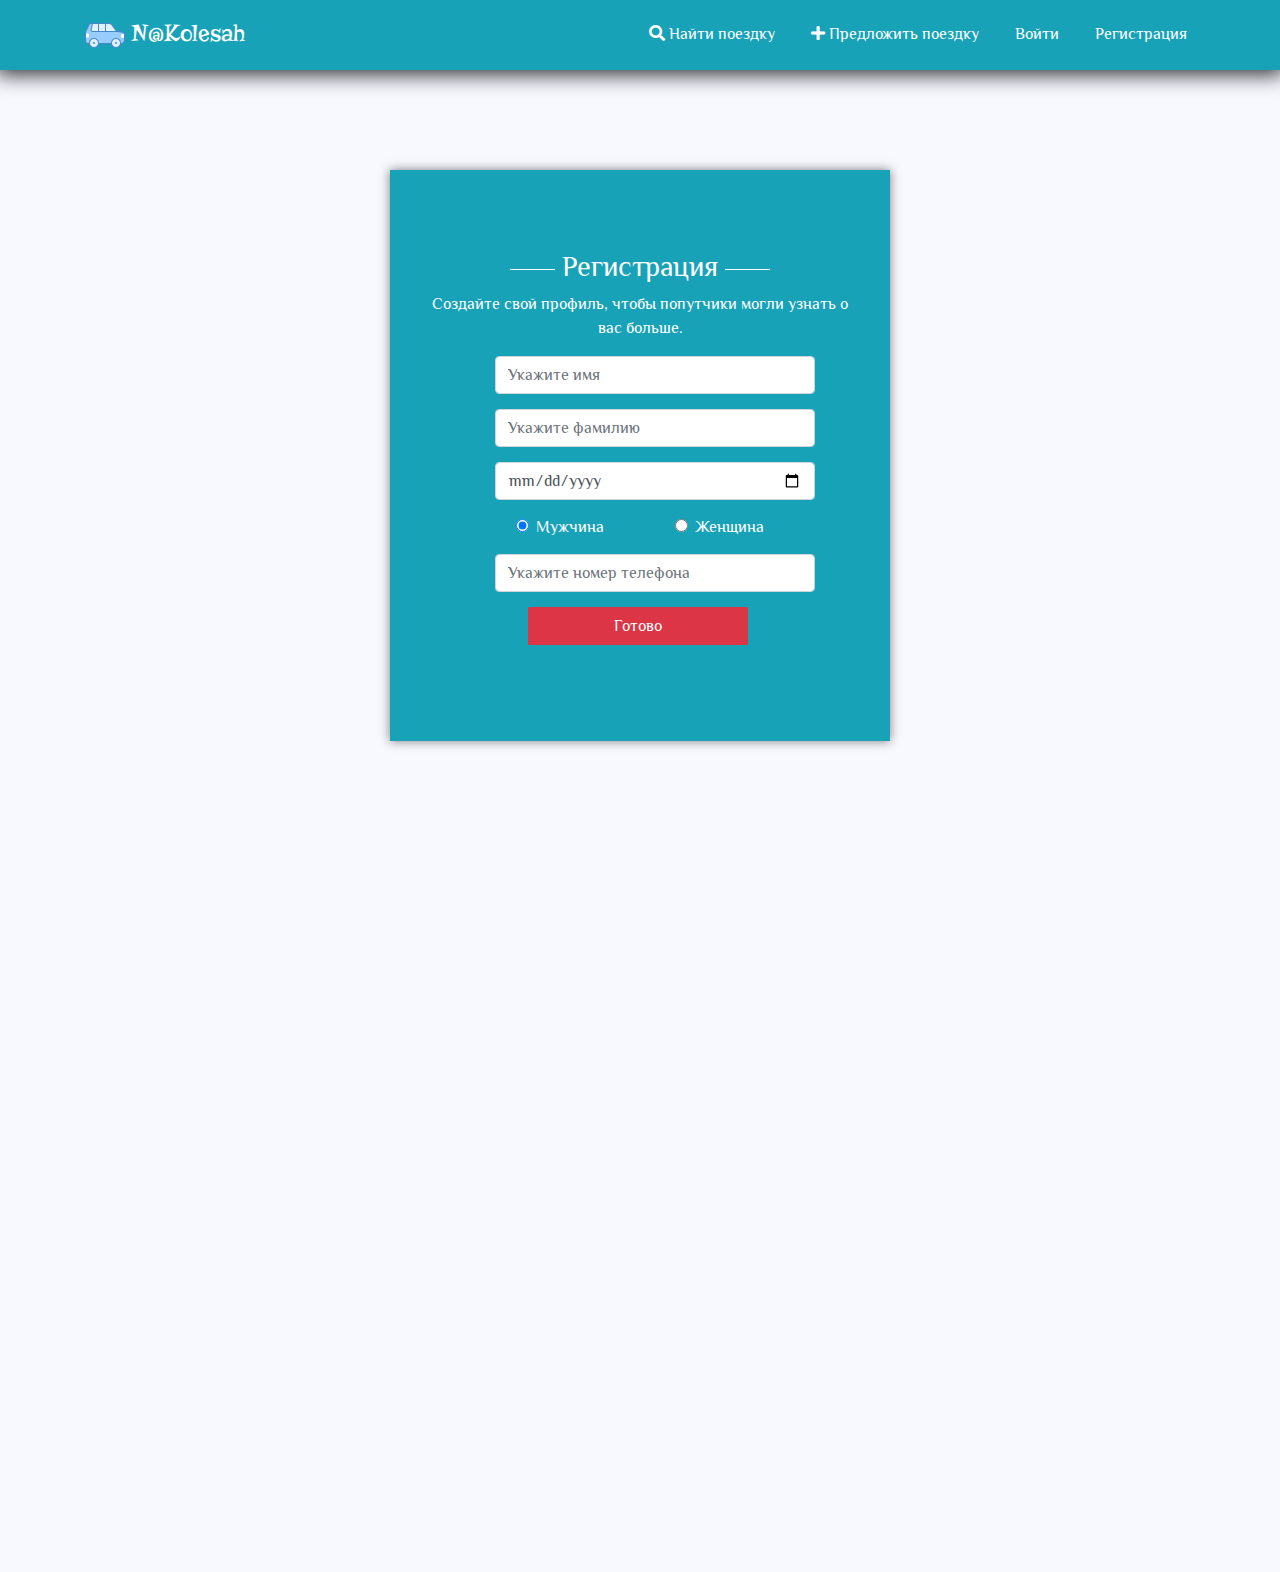
<file: signform.html>
<!DOCTYPE html>
<html lang="en">
<head>
  <meta charset="UTF-8">
  <meta name="viewport" content="width=device-width, initial-scale=1.0">
  <meta http-equiv="X-UA-Compatible" content="ie=edge">
  <title>NaKolesah</title>
  <link rel="icon" href="./img/logo.png">
  <!-- подключение бутстрап --> 
  <link rel="stylesheet" href="https://stackpath.bootstrapcdn.com/bootstrap/4.3.1/css/bootstrap.min.css" integrity="sha384-ggOyR0iXCbMQv3Xipma34MD+dH/1fQ784/j6cY/iJTQUOhcWr7x9JvoRxT2MZw1T" crossorigin="anonymous">
  <!-- подключение анимации  --> 
  <link rel="stylesheet" type="text/css" href="./wow-animation/animate.min.css">      
  <!-- подключение основного стиля --> 
  <link rel="stylesheet" href="./css/style.css">
  <!-- подключение иконок --> 
  <link rel="stylesheet" href="./fontawsome/css/all.min.css">
</head>
<body>
  <header>     
    <nav class="navbar navbar-expand-lg navbar-light"  > 
      <div class="container">
        <a class="navbar-brand" href="index.html"><img src="./icons/car.png" alt=""> N@Kolesah</a>
        <button class="navbar-toggler" type="button" data-toggle="collapse" data-target="#navbarSupportedContent" aria-controls="navbarSupportedContent" aria-expanded="false" aria-label="Toggle navigation">
          <span class="navbar-toggler-icon"></span>
        </button>    
        <div class="collapse navbar-collapse" id="navbarSupportedContent">
          <ul class="navbar-nav ml-auto" >
            <li class="nav-item"><a class="nav-link" href="search.html" style='color: #fff'><i class="fas fa-search"></i> Найти поездку</a></li>
            <li class="nav-item"><a class="nav-link" href="offer.html" style='color: #fff'><i class="fas fa-plus"></i>   Предложить поездку</a></li>
            <li class="nav-item"><a class="nav-link" href="login.html" style='color: #fff'>Войти</a></li>
            <li class="nav-item"><a class="nav-link" href="signin.html" style='color: #fff'>Регистрация</a></li>          
          </ul>        
        </div>  
      </div>            
    </nav>
    <!-- /nav --> 
  </header> 
  <!-- /header --> 
  
  

  <section class="content-10">
    <div class="container">
      <div class="myform-box">
        <form class='form'  method='post'>   
          <h3> Регистрация </h3>
          <p style="text-align: center">Создайте свой профиль, чтобы попутчики могли узнать о вас больше.</p>       
          <div class="form-group col-lg-10 mx-auto b-block">
            <input name="qstart" class="form-control  justify-content: center" type="text" required="required" placeholder="Укажите имя" >
            <input name="qstart" class="form-control  justify-content: center" type="text" required="required" placeholder="Укажите фамилию">
            <input name="qstart" class="form-control  justify-content: center" type="date" required="required" placeholder="Дата рождения">
            <div class="formMybox">
              <div class="form-check">
                <input class="form-check-input" type="radio" name="exampleRadios" id="exampleRadios1" value="option1" checked>
                <label class="form-check-label" for="exampleRadios1">
                  Мужчина
                </label>            
              </div> 
              <div class="form-check">
                <input class="form-check-input" type="radio" name="exampleRadios" id="exampleRadios2" value="option2">
                <label class="form-check-label" for="exampleRadios2">
                  Женщина
                </label>
              </div>   
            </div> 
            <input name="qstart" class="form-control  justify-content: center" type="search" required="required" placeholder="Укажите номер телефона"> 
          <button class="btn btn-danger ml-5" type="submit" style="background: #dc3545">Готово</button>
        </form>
      </div>
      
    </div>      
  </section>
   <!-- /.content-10 --> 
  
  <section class="content-2">
    <img src="./img/01.svg" alt="">
  </section>
  <!-- /.content-2 -->


  
 
   

  <footer class="footer" class="fluid route active">
    <div class="container">
      <section class="top">
        <div class="info">
          <a class="navbar-brand" href="index.html"><img src="./icons/car.png" alt=""> N@Kolesah</a>
          <small>Вызывай машину одной кнопкой! Подвози других и зарабатывай!</small>
          <div class="social"> 
            <a href="#"><img src="./icons/linkedin.png" alt=""></a>
            <a href="#"><img src="./icons/facebook.png" alt=""></a>
            <a href="#"><img src="./icons/insta.png" alt=""></a>
            <a href="#"><img src="./icons/whatsapp.png" alt=""></a>
          </div>

        </div>
        <div class="widjets">
          <ul>
            <li><a href="info.html" class="info-link">Контакты</a></li>
            <li><a href="info.html" class="info-link">Безопасность</a> </li>
            <li><a href="rules.html" class="info-link">Правила пользование</a></li>            
          </ul>
        </div>
        
      </section>
      <section class="bottom">
        <p class="text">Copyright 2019</p>
      </section>
    </div>
  </footer>   
  <!-- /footer -->



  
  
    

  


  
  
  










  <!-- подключение wow.js --> 
  <script src="./wow-animation/wow.min.js"></script>
  <script>
    new WOW( ).init( );
  </script> 
  <!-- подключение bootstrap --> 
  <script src="https://code.jquery.com/jquery-3.3.1.slim.min.js" integrity="sha384-q8i/X+965DzO0rT7abK41JStQIAqVgRVzpbzo5smXKp4YfRvH+8abtTE1Pi6jizo" crossorigin="anonymous"></script>
  <script src="https://cdnjs.cloudflare.com/ajax/libs/popper.js/1.14.7/umd/popper.min.js" integrity="sha384-UO2eT0CpHqdSJQ6hJty5KVphtPhzWj9WO1clHTMGa3JDZwrnQq4sF86dIHNDz0W1" crossorigin="anonymous"></script>
  <script src="https://stackpath.bootstrapcdn.com/bootstrap/4.3.1/js/bootstrap.min.js" integrity="sha384-JjSmVgyd0p3pXB1rRibZUAYoIIy6OrQ6VrjIEaFf/nJGzIxFDsf4x0xIM+B07jRM" crossorigin="anonymous"></script>
  <!-- подключение основного скрипта --> 
  <script src="./script/script.js"></script>
  
</body>
</html>
</file>
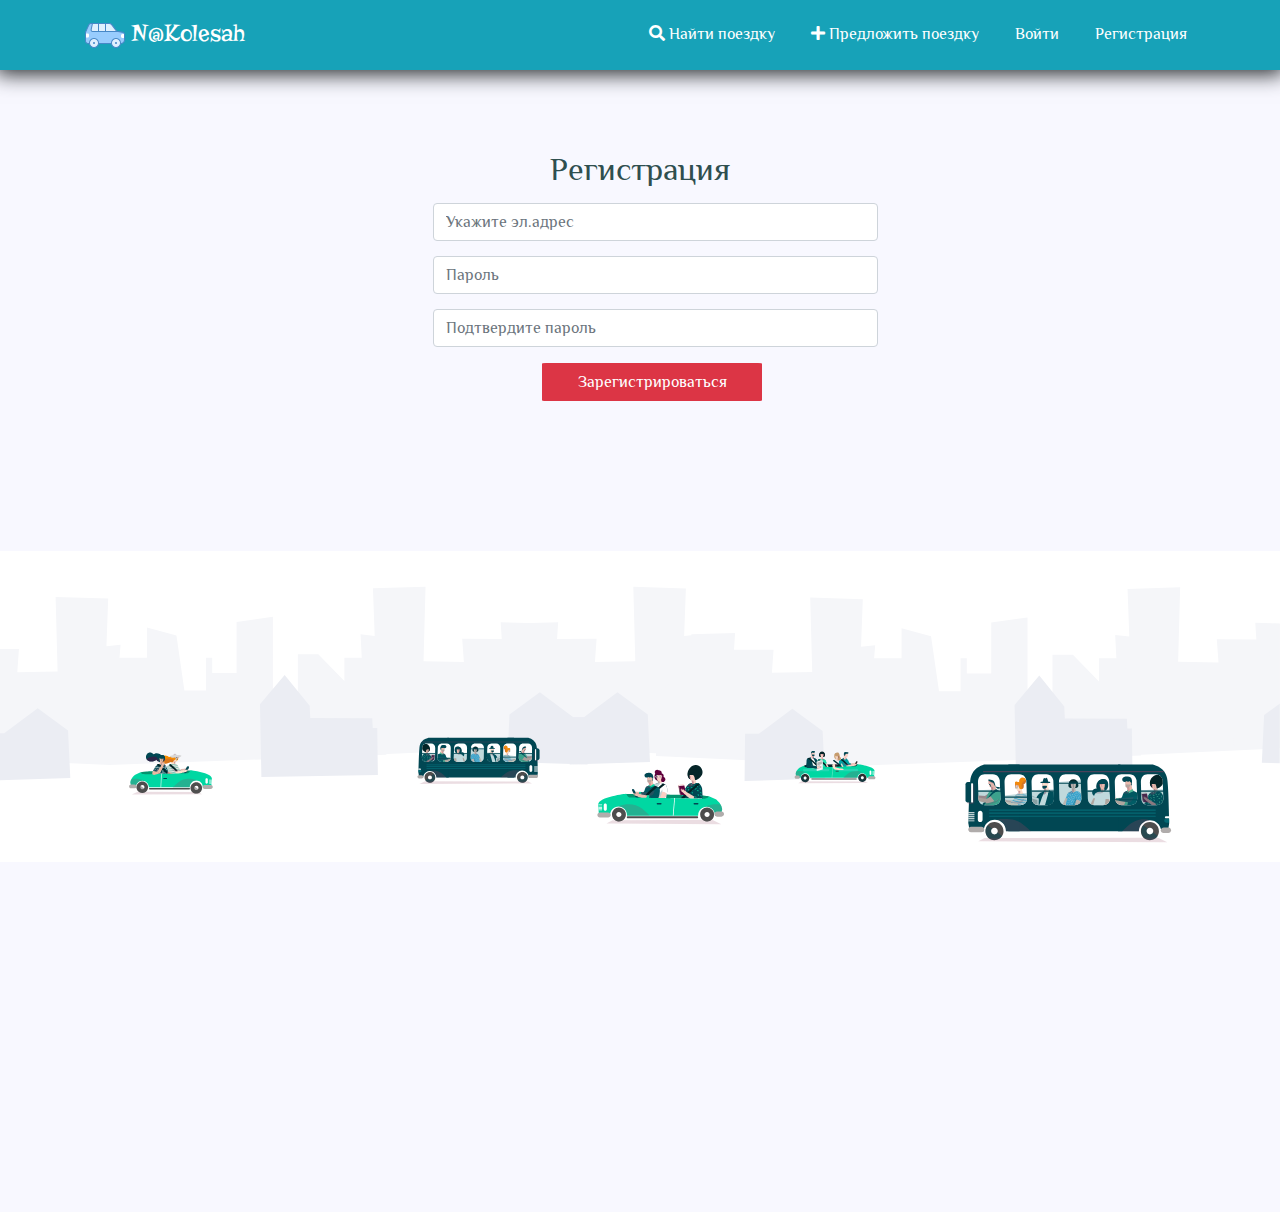
<file: signin.html>
<!DOCTYPE html>
<html lang="en">
<head>
  <meta charset="UTF-8">
  <meta name="viewport" content="width=device-width, initial-scale=1.0">
  <meta http-equiv="X-UA-Compatible" content="ie=edge">
  <title>NaKolesah</title>
  <!-- подключение бутстрап --> 
  <link rel="stylesheet" href="https://stackpath.bootstrapcdn.com/bootstrap/4.3.1/css/bootstrap.min.css" integrity="sha384-ggOyR0iXCbMQv3Xipma34MD+dH/1fQ784/j6cY/iJTQUOhcWr7x9JvoRxT2MZw1T" crossorigin="anonymous">
  <!-- подключение анимации  --> 
  <link rel="stylesheet" type="text/css" href="./wow-animation/animate.min.css">      
  <!-- подключение основного стиля --> 
  <link rel="stylesheet" href="./css/style.css">
  <!-- подключение иконок --> 
  <link rel="stylesheet" href="./fontawsome/css/all.min.css">
</head>
<body>
  <header>     
    <nav class="navbar navbar-expand-lg navbar-light"  > 
      <div class="container">
        <a class="navbar-brand" href="index.html"><img src="./icons/car.png" alt=""> N@Kolesah</a>
        <button class="navbar-toggler" type="button" data-toggle="collapse" data-target="#navbarSupportedContent" aria-controls="navbarSupportedContent" aria-expanded="false" aria-label="Toggle navigation">
          <span class="navbar-toggler-icon"></span>
        </button>    
        <div class="collapse navbar-collapse" id="navbarSupportedContent">
          <ul class="navbar-nav ml-auto" >
            <li class="nav-item"><a class="nav-link" href="search.html" style='color: #fff'><i class="fas fa-search"></i> Найти поездку</a></li>
            <li class="nav-item"><a class="nav-link" href="offer.html" style='color: #fff'><i class="fas fa-plus"></i>   Предложить поездку</a></li>
            <li class="nav-item"><a class="nav-link" href="login.html" style='color: #fff'>Войти</a></li>
            <li class="nav-item"><a class="nav-link" href="signin.html" style='color: #fff'>Регистрация</a></li>          
          </ul>        
        </div>  
      </div>            
    </nav>
    <!-- /nav --> 
  </header> 
  <!-- /header --> 
  
  

  <section class="content-9">
    <div class="container">
      <h2>Регистрация</h2>
      <form class='form text-center'  method='post'>          
        <div class="form-group col-lg-6 mx-auto b-block">
          <input name="qstart" class="form-control  justify-content: center" type="email" placeholder="Укажите эл.адрес" >
          <input name="qstart" class="form-control  justify-content: center" type="password" placeholder="Пароль" >  
          <input name="qstart" class="form-control  justify-content: center" type="password" placeholder="Подтвердите пароль" >                           
        </div>        
        <button class="btn btn-danger ml-4" type="submit" style="background: #dc3545">Зарегистрироваться</button>
      </form>
      
    </div>      
  </section>
   <!-- /.content-9 --> 
  
  <section class="content-2">
    <img src="./img/01.svg" alt="">
  </section>
  <!-- /.content-2 -->


  
 
   

  <footer class="footer" class="fluid route active">
    <div class="container">
      <section class="top">
        <div class="info">
          <a class="navbar-brand" href="index.html"><img src="./icons/car.png" alt=""> N@Kolesah</a>
          <small>Вызывай машину одной кнопкой! Подвози других и зарабатывай!</small>
          <div class="social"> 
            <a href="#"><img src="./icons/linkedin.png" alt=""></a>
            <a href="#"><img src="./icons/facebook.png" alt=""></a>
            <a href="#"><img src="./icons/insta.png" alt=""></a>
            <a href="#"><img src="./icons/whatsapp.png" alt=""></a>
          </div>

        </div>
        <div class="widjets">
          <ul>
            <li><a href="info.html" class="info-link">Контакты</a></li>
            <li><a href="info.html" class="info-link">Безопасность</a> </li>
            <li><a href="rules.html" class="info-link">Правила пользование</a></li>            
          </ul>
        </div>
        
      </section>
      <section class="bottom">
        <p class="text">Copyright 2019</p>
      </section>
    </div>
  </footer>   
  <!-- /footer -->



  
  
    

  


  
  
  










  <!-- подключение wow.js --> 
  <script src="./wow-animation/wow.min.js"></script>
  <script>
    new WOW( ).init( );
  </script> 
  <!-- подключение bootstrap --> 
  <script src="https://code.jquery.com/jquery-3.3.1.slim.min.js" integrity="sha384-q8i/X+965DzO0rT7abK41JStQIAqVgRVzpbzo5smXKp4YfRvH+8abtTE1Pi6jizo" crossorigin="anonymous"></script>
  <script src="https://cdnjs.cloudflare.com/ajax/libs/popper.js/1.14.7/umd/popper.min.js" integrity="sha384-UO2eT0CpHqdSJQ6hJty5KVphtPhzWj9WO1clHTMGa3JDZwrnQq4sF86dIHNDz0W1" crossorigin="anonymous"></script>
  <script src="https://stackpath.bootstrapcdn.com/bootstrap/4.3.1/js/bootstrap.min.js" integrity="sha384-JjSmVgyd0p3pXB1rRibZUAYoIIy6OrQ6VrjIEaFf/nJGzIxFDsf4x0xIM+B07jRM" crossorigin="anonymous"></script>
  <!-- подключение основного скрипта --> 
  <script src="./script/script.js"></script>
  
</body>
</html>
</file>
<file: css/style.css>
@font-face {
  font-family: 'Philosopher-Regular';
  src: url("../fonts/Philosopher-Regular.ttf");
  font-size: normal;
  font-weight: normal;
}

@font-face {
  font-family: 'Philosopher-Bold';
  src: url("../fonts/Philosopher-Bold.ttf");
  font-size: normal;
  font-weight: normal;
}

@font-face {
  font-family: 'Philosopher-BoldItalic';
  src: url("../fonts/Philosopher-BoldItalic.ttf");
  font-size: normal;
  font-weight: normal;
}

@font-face {
  font-family: 'Philosopher-Italic';
  src: url("../fonts/Philosopher-Italic.ttf");
  font-size: normal;
  font-weight: normal;
}

@font-face {
  font-family: 'Risque-Regular';
  src: url("../fonts/Risque-Regular.ttf");
  font-size: normal;
  font-weight: normal;
}

/*   ----navbar----   */
header {
  position: fixed;
  position: absolute;
  width: 100%;
}

nav {
  height: 70px;
  z-index: 2;
  background-color: #17a2b8;
  -webkit-box-shadow: 0 0 20px 4px;
          box-shadow: 0 0 20px 4px;
          
}

.navbar-light .navbar-brand {
  color: white;
  font-family: Risque-Regular;
  font-size: 24px;
}

.navbar-light .navbar-brand:hover {
  color: #B0C4DE;
}

nav .nav-item {
  font-size: 16px;
  margin-left: 20px;
}

nav .nav-item::after {
  content: '';
  display: block;
  width: 0;
  height: 1px;
  background: #fff;
  -webkit-transition: width 0.5s;
  transition: width 0.5s;
}

nav .nav-item:hover::after {
  width: 95%;
  -webkit-transition: 0.5s;
  transition: 0.5s;
}

.banner {
  height: 600px;
  display: -webkit-box;
  display: -ms-flexbox;
  display: flex;
  -webkit-box-pack: center;
      -ms-flex-pack: center;
          justify-content: center;
  -webkit-box-align: center;
      -ms-flex-align: center;
          align-items: center;
  margin: 60px 0 0;
}

.card-banner {
  height: 500px;
  padding: 20px;
  display: -webkit-box;
  display: -ms-flexbox;
  display: flex;
  -ms-flex-pack: distribute;
      justify-content: space-around;
  -webkit-box-align: center;
      -ms-flex-align: center;
          align-items: center;
  -webkit-box-shadow: 0 0 10px rgba(0, 0, 0, 0.5);
          box-shadow: 0 0 10px rgba(0, 0, 0, 0.5);
}

.cadr-img {
  -webkit-box-shadow: 0 0 10px rgba(0, 0, 0, 0.5);
          box-shadow: 0 0 10px rgba(0, 0, 0, 0.5);
}

.card-text1 {
  height: 70%;
  width: 50%;
  color: #2F4F4F;
}

.card-text h2 {
  font-family: Risque-Regular;
}

.box-buttons {
  display: -webkit-box;
  display: -ms-flexbox;
  display: flex;
  -ms-flex-pack: distribute;
      justify-content: space-around;
}

.btn {
  background: #17a2b8;
  width: 220px;
  color: #fff;
  border-radius: 2%;
}

.btn:hover {
  color: #B0C4DE;
}

/*   ----Section----   */
.content-1 {
  padding: 50px;
  height: 450px;
  display: -webkit-box;
  display: -ms-flexbox;
  display: flex;
  -webkit-box-orient: vertical;
  -webkit-box-direction: normal;
      -ms-flex-direction: column;
          flex-direction: column;
  color: #2F4F4F;
  text-align: center;
}

.reasons-box {
  padding-top: 50px;
  display: -webkit-box;
  display: -ms-flexbox;
  display: flex;
  -ms-flex-line-pack: center;
      align-content: center;
  -webkit-box-align: center;
      -ms-flex-align: center;
          align-items: center;
  -ms-flex-pack: distribute;
      justify-content: space-around;
  color: #2F4F4F;
}

.box {
  width: 30%;
  text-align: center;
}

.content-2 {
  padding-bottom: 50px;
}

.content-3 {
  padding: 60px;
  height: 450px;
  display: -webkit-box;
  display: -ms-flexbox;
  display: flex;
  -webkit-box-orient: vertical;
  -webkit-box-direction: normal;
      -ms-flex-direction: column;
          flex-direction: column;
  color: #2F4F4F;
  text-align: center;
}

.content-3 .reasons-box {
  color: #2F4F4F;
}

.content-4 {
  padding: 100px;
  height: 120vh;
  color: #2F4F4F;
}

.picture {
  height: 50vh;
  background-image: url("../img/4.jpeg");
  background-size: cover;
  background-repeat: no-repeat;
  background-position-y: -70px;
}

.big-box {
  padding: 30px 0;
}

.block {
  padding: 20px;
  display: -webkit-box;
  display: -ms-flexbox;
  display: flex;
  -webkit-box-pack: justify;
      -ms-flex-pack: justify;
          justify-content: space-between;
}

.item-1, .item-2 {
  width: 45%;
}

.item-2 {
  margin: 0;
  padding: 8px 25px 0;
  background: #B0C4DE;
}

.big-box h5 {
  color: #191970;
}

.content-5 {
  padding: 100px;
  margin: 20px;
  height: 120vh;
  color: #2F4F4F;
  display: -webkit-box;
  display: -ms-flexbox;
  display: flex;
  -webkit-box-orient: vertical;
  -webkit-box-direction: normal;
      -ms-flex-direction: column;
          flex-direction: column;
  -webkit-box-align: center;
      -ms-flex-align: center;
          align-items: center;
}

.contact ul {
  list-style: none;
}

.security {
  margin-top: 40px;
}

.phrase {
  margin-top: 120px;
  margin-left: 25%;
  width: 65vh;
  font-size: 22px;
  text-align: center;
  color: #191970;
}

.content-6 {
  padding: 120px;
  color: #2F4F4F;
}

.card h4 {
  color: #28a745;
}

.card {
  overflow: hidden;
  float: left;
  margin: 20px;
  -webkit-box-shadow: 0 0 10px rgba(0, 0, 0, 0.5);
          box-shadow: 0 0 10px rgba(0, 0, 0, 0.5);
}

.myBox {
  display: -webkit-box;
  display: -ms-flexbox;
  display: flex;
  -webkit-box-align: center;
      -ms-flex-align: center;
          align-items: center;
  -webkit-box-orient: vertical;
  -webkit-box-direction: normal;
      -ms-flex-direction: column;
          flex-direction: column;
}

.myBox-card {
  margin-left: 80px;
}

.content-7 {
  padding: 120px;
  color: #2F4F4F;
}

.form-control {
  margin: 15px;
}

.content-7 h2 {
  text-align: center;
}

.content-8 {
  padding: 150px;
  color: #2F4F4F;
}

.content-9 {
  padding: 150px;
  color: #2F4F4F;
}

.signup-form {
  -webkit-box-shadow: 0 0 10px rgba(0, 0, 0, 0.5);
          box-shadow: 0 0 10px rgba(0, 0, 0, 0.5);
  padding: 30px;
}

.content-9 h2 {
  text-align: center;
}

.content-10 {
  padding: 150px;
  color: white;
}

.myform-box {
  background-color: #17a2b8;
  -webkit-box-shadow: 0 0 20px 4px;
          box-shadow: 0 0 20px 4px;
  width: 500px;
  margin: 20px auto;
  padding: 80px 40px;
  -webkit-box-shadow: 0 0 10px rgba(0, 0, 0, 0.5);
          box-shadow: 0 0 10px rgba(0, 0, 0, 0.5);
}

.content-10 h3 {
  text-align: center;
}

.content-10 h3:before, .content-10 h3:after {
  content: '';
  display: inline-block;
  width: 5vh;
  vertical-align: middle;
  border-bottom: 1px solid;
}

.formMybox {
  display: -webkit-box;
  display: -ms-flexbox;
  display: flex;
  -ms-flex-pack: distribute;
      justify-content: space-around;
}

.content-11 {
  padding: 120px;
  color: #2F4F4F;
}

.avaContainer {
  width: 520px;
  padding: 50px;
  margin: 70px auto;
  -webkit-box-shadow: 0 0 10px rgba(0, 0, 0, 0.5);
          box-shadow: 0 0 10px rgba(0, 0, 0, 0.5);
  display: -webkit-box;
  display: -ms-flexbox;
  display: flex;
  -webkit-box-pack: center;
      -ms-flex-pack: center;
          justify-content: center;
  -webkit-box-align: center;
      -ms-flex-align: center;
          align-items: center;
  -webkit-box-orient: vertical;
  -webkit-box-direction: normal;
      -ms-flex-direction: column;
          flex-direction: column;
}

.avaContainer:hover .avatar-flip {
  transform: rotateY(180deg);
  -webkit-transform: rotateY(180deg);
}

.avaContainer:hover .avatar-flip img:first-child {
  opacity: 0;
}

.avaContainer:hover .avatar-flip img:last-child {
  opacity: 1;
}

.avatar-flip {
  border-radius: 100px;
  overflow: hidden;
  height: 170px;
  width: 170px;
  position: relative;
  top: -70px;
  transition: all 0.3s ease-in-out;
  -webkit-transition: all 0.3s ease-in-out;
  -moz-transition: all 0.3s ease-in-out;
  box-shadow: 0 0 0 10px #f0f0f0;
  -webkit-box-shadow: 0 0 0 13px #f0f0f0;
  -moz-box-shadow: 0 0 0 13px #f0f0f0;
  padding: 0;
  margin: 0;
}

.avatar-flip img {
  position: absolute;
  left: 0;
  top: 0;
  border-radius: 100px;
  transition: all 0.3s ease-in-out;
  -webkit-transition: all 0.3s ease-in-out;
  -moz-transition: all 0.3s ease-in-out;
}

.avatar-flip img:last-child {
  height: 80%;
  transform: rotateY(180deg);
  -webkit-transform: rotateY(180deg);
  opacity: 0;
}

.avaContainer h4 {
  padding-top: -100px;
  font-size: 15px;
  color: #17a2b8;
  letter-spacing: 1px;
}

.buttons {
  display: -webkit-box;
  display: -ms-flexbox;
  display: flex;
}

/*   ----Footer----   */
.footer {
  height: 300px;
  display: -webkit-box;
  display: -ms-flexbox;
  display: flex;
  -webkit-box-orient: vertical;
  -webkit-box-direction: normal;
      -ms-flex-direction: column;
          flex-direction: column;
  background-color: #17a2b8;
  padding: 50px 0 0 0;
  color: white;
  overflow: hidden;
}

.footer section {
  width: 100%;
  overflow: hidden;
}

footer section.bottom {
  border-top: 1px solid white;
  font-size: 20px;
  font-family: Philosopher-Bold;
  font-weight: bold;
  text-transform: uppercase;
  padding: 30px 0 30px;
  margin: 40px 0 0 0;
  text-align: center;
  color: white;
}

.info {
  display: -webkit-box;
  display: -ms-flexbox;
  display: flex;
  -webkit-box-orient: vertical;
  -webkit-box-direction: normal;
      -ms-flex-direction: column;
          flex-direction: column;
}

small {
  font-size: 18px;
}

.top {
  display: -webkit-box;
  display: -ms-flexbox;
  display: flex;
  -ms-flex-pack: distribute;
      justify-content: space-around;
  color: white;
}

.widjets ul {
  list-style: none;
}

.info-link {
  color: white;
  text-transform: uppercase;
  font-size: 16px;
  list-style: none;
  font-family: Philosopher-Regular;
}

.info-link:hover {
  color: #B0C4DE;
  text-decoration: none;
}

.navbar-brand {
  color: white;
  font-family: Risque-Regular;
  font-size: 24px;
}

.navbar-brand:hover {
  color: #B0C4DE;
}

.social {
  margin: 10px 0;
  width: 120px;
  display: -webkit-box;
  display: -ms-flexbox;
  display: flex;
}

* {
  -webkit-box-sizing: border-box;
          box-sizing: border-box;
}

html {
  height: 100%;
  overflow: hidden;
}

body {
  margin: 0;
  padding: 0;
  font-family: Philosopher-Regular;
  background-color: #F8F8FF;
  height: 100%;
  overflow-y: scroll;
  overflow-x: hidden;
}

img {
  max-width: 100%;
  height: auto;
}
/*# sourceMappingURL=style.css.map */
</file>
